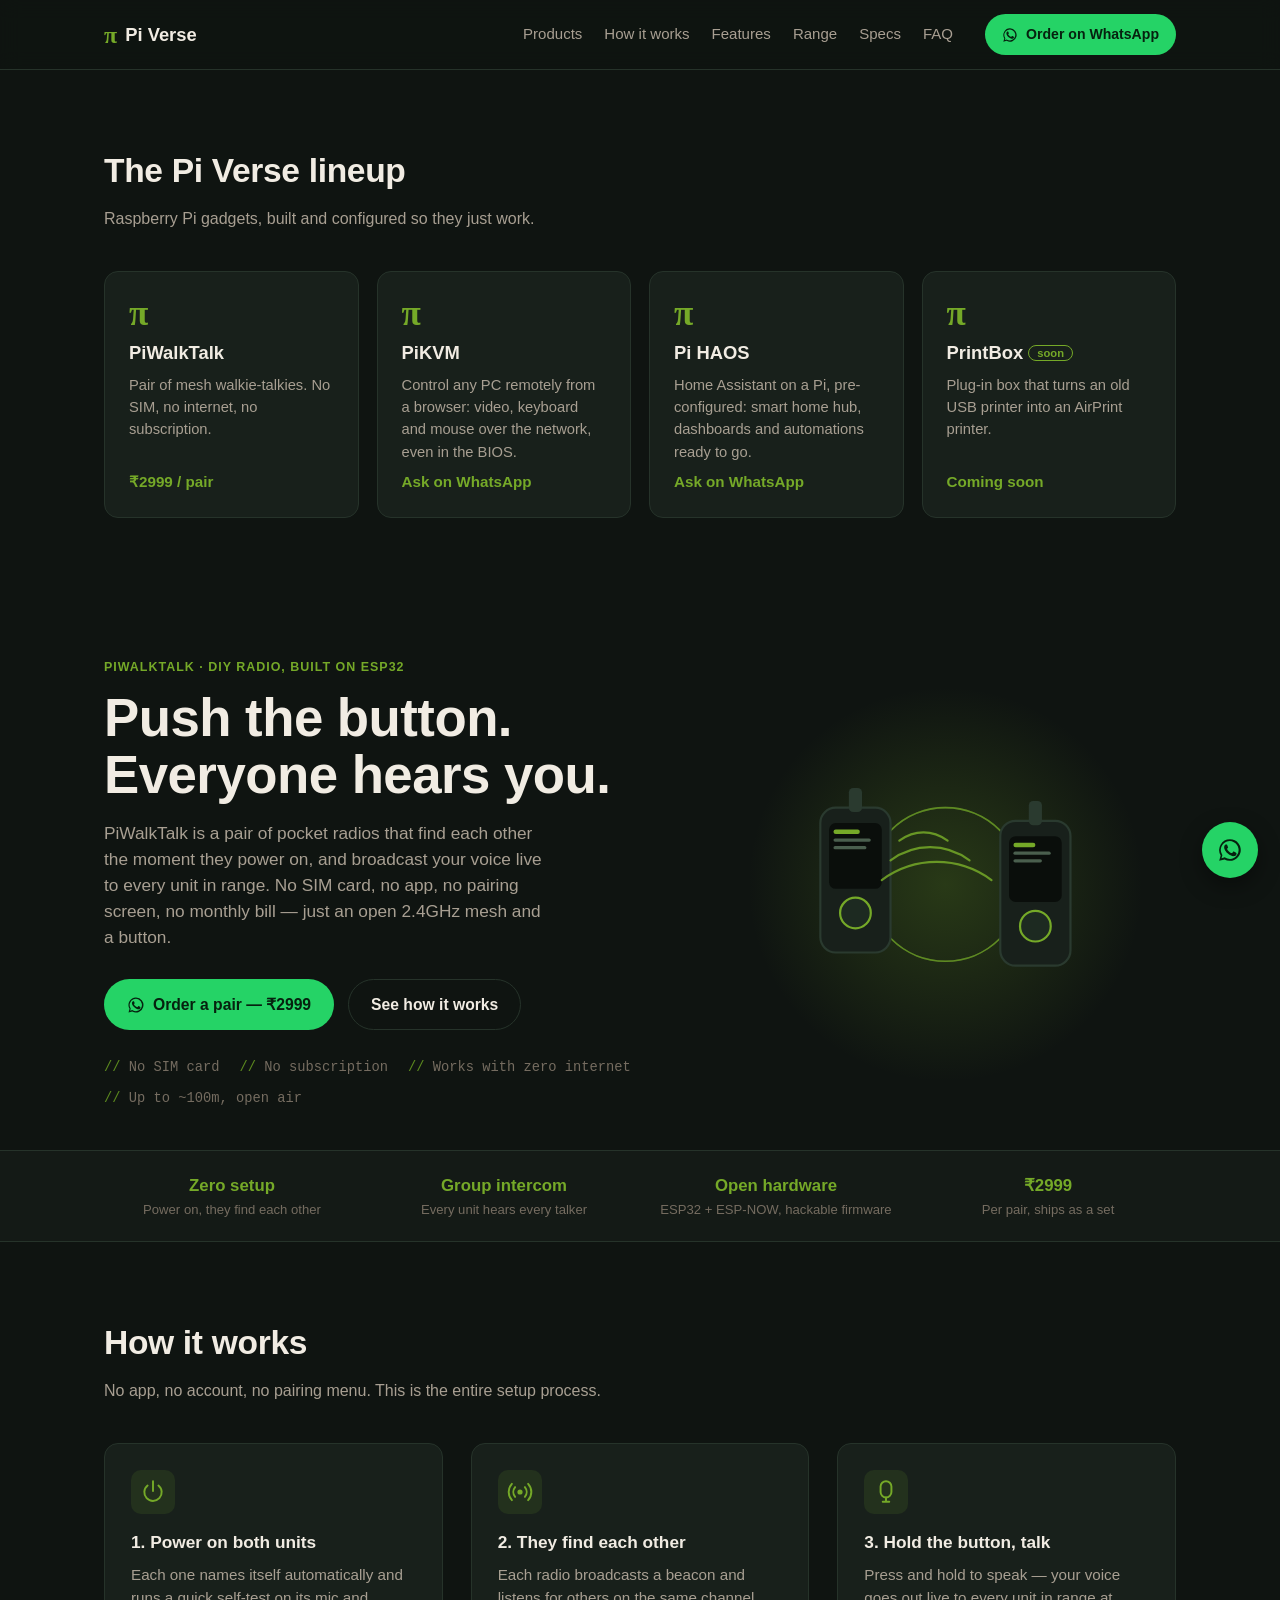
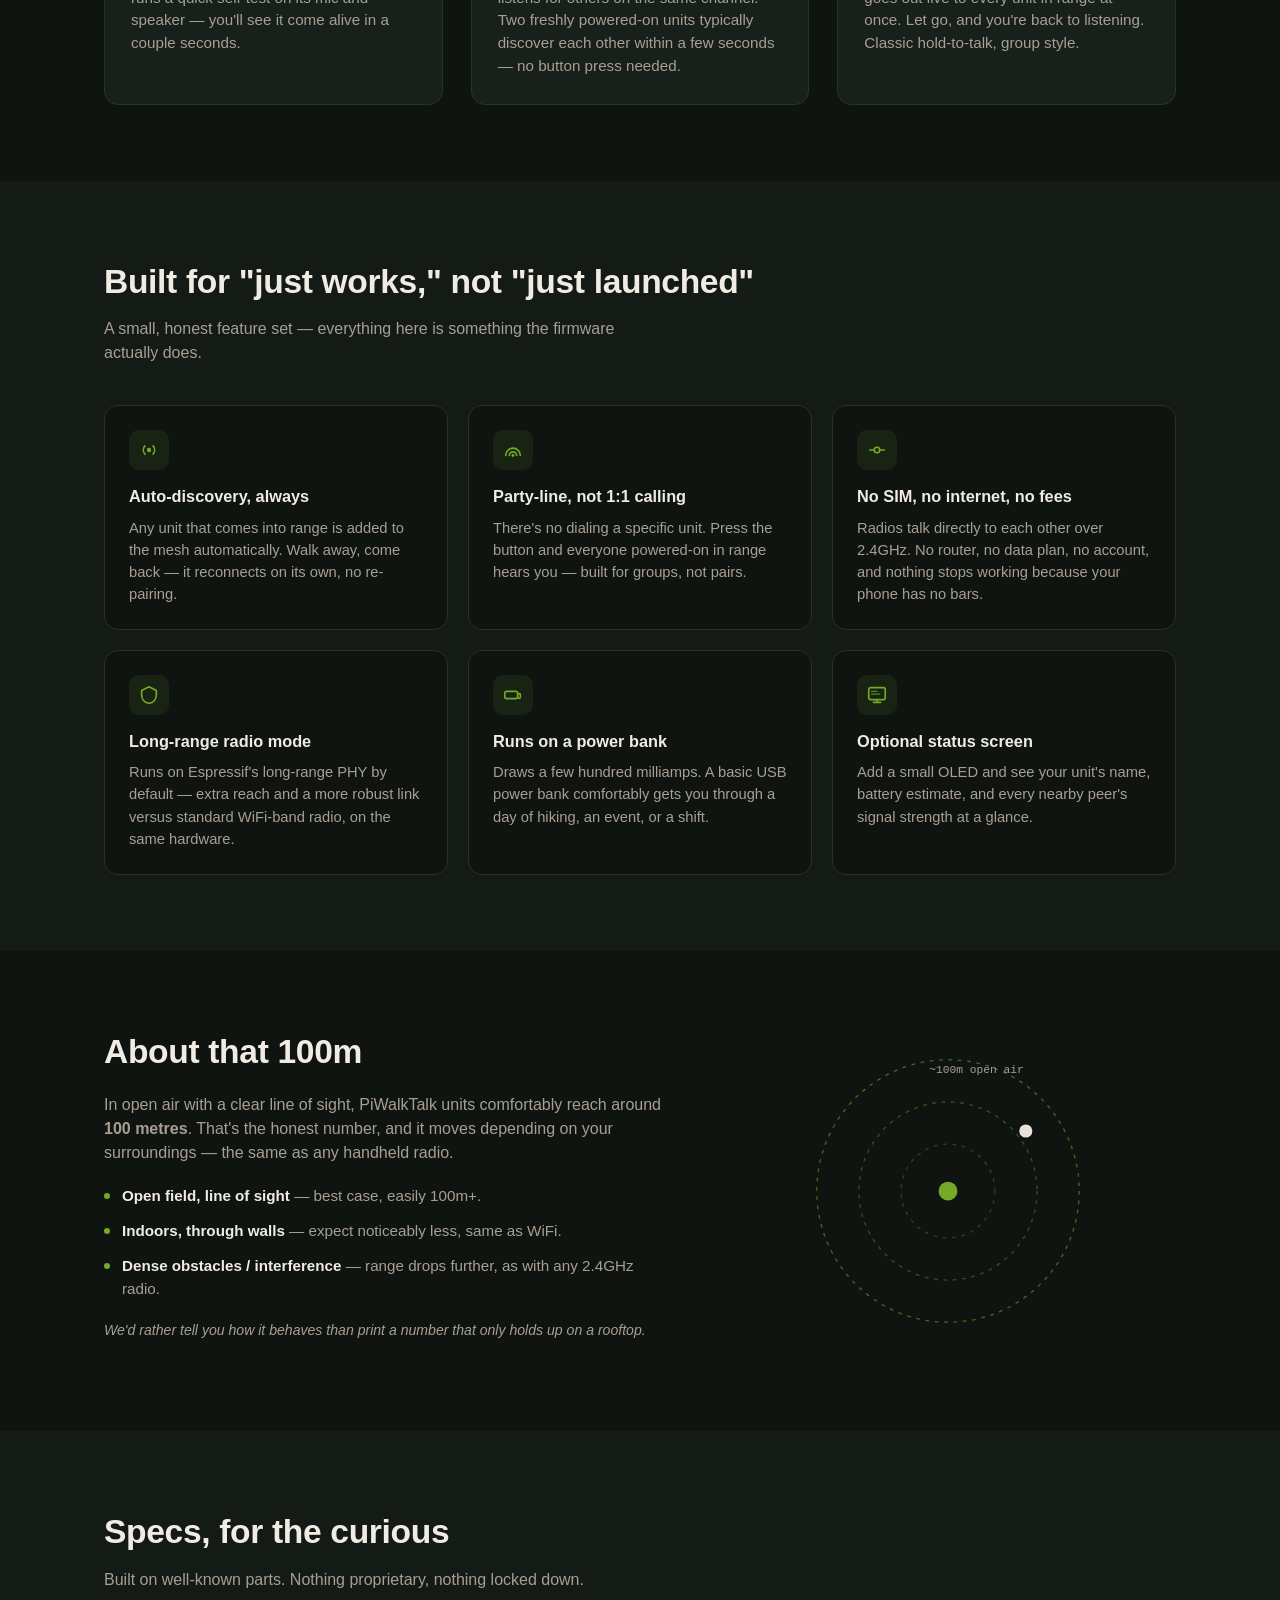
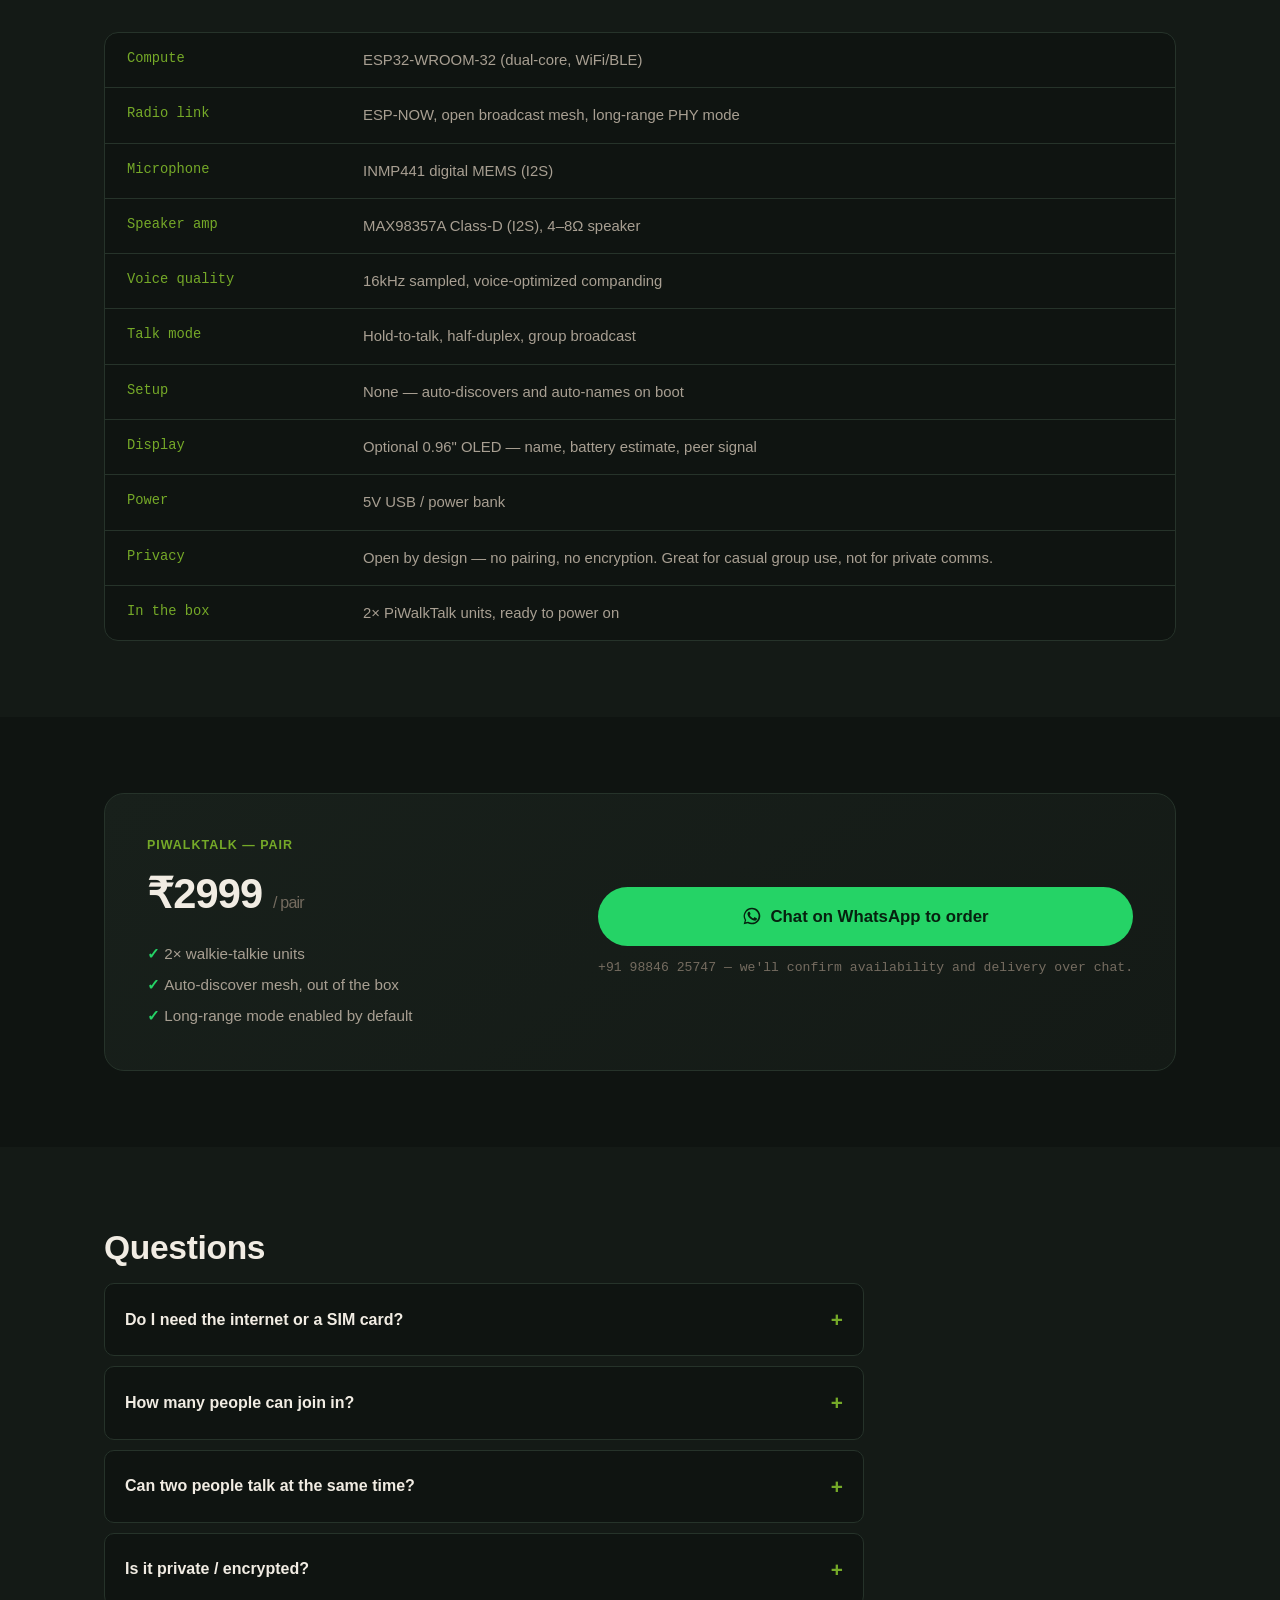
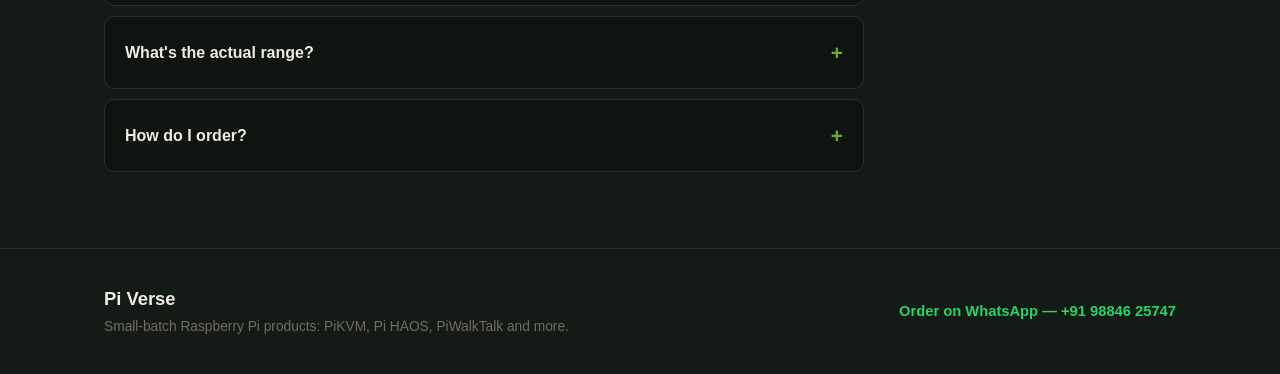
<file: pi-verse-store/index.html>
<!DOCTYPE html>
<html lang="en">
<head>
<meta charset="UTF-8">
<meta name="viewport" content="width=device-width, initial-scale=1.0">
<title>Pi Verse — PiKVM, Pi HAOS, PiWalkTalk &amp; more</title>
<meta name="description" content="Pi Verse: small-batch Raspberry Pi products — PiKVM, Pi HAOS, PiWalkTalk and more. Order on WhatsApp. PiWalkTalk is a pair of ESP32-based walkie-talkies that auto-discover each other and talk over an open radio mesh — no SIM, no internet, no subscription. ₹2999/pair. Order on WhatsApp.">
<meta name="theme-color" content="#0f1411">

<meta property="og:type" content="product">
<meta property="og:title" content="Pi Verse — Raspberry Pi products">
<meta property="og:description" content="Auto-discovering, hold-to-talk radios built on ESP32 + ESP-NOW. No SIM, no internet, no subscription. ₹2999/pair.">

<link rel="icon" href="data:image/svg+xml,%3Csvg xmlns='http://www.w3.org/2000/svg' viewBox='0 0 64 64'%3E%3Crect width='64' height='64' rx='14' fill='%230f1411'/%3E%3Ctext x='32' y='47' font-size='44' font-weight='700' text-anchor='middle' font-family='Georgia,serif' fill='%2375a928'%3E%CF%80%3C/text%3E%3C/svg%3E">

<link rel="stylesheet" href="css/style.css">
</head>
<body>

<a class="skip-link" href="#main">Skip to content</a>

<header class="site-header" id="top">
  <div class="wrap header-row">
    <a class="brand" href="#top">
      <span class="brand-mark" aria-hidden="true">π</span>
      Pi Verse
    </a>
    <nav class="site-nav" aria-label="Primary">
      <a href="#products">Products</a>
      <a href="#how">How it works</a>
      <a href="#features">Features</a>
      <a href="#range">Range</a>
      <a href="#specs">Specs</a>
      <a href="#faq">FAQ</a>
    </nav>
    <a class="btn btn-whatsapp btn-small" id="nav-cta" target="_blank" rel="noopener">
      <svg viewBox="0 0 24 24" width="16" height="16" fill="currentColor" aria-hidden="true"><path d="M17.5 14.4c-.3-.1-1.7-.9-2-1-.3-.1-.5-.1-.6.1-.2.3-.7 1-.9 1.2-.2.2-.3.2-.6.1-.3-.1-1.3-.5-2.4-1.5-.9-.8-1.5-1.8-1.6-2.1-.2-.3 0-.5.1-.6.1-.1.3-.3.4-.5.1-.1.2-.3.3-.4.1-.2 0-.4 0-.5C10.1 9 9.6 7.8 9.4 7.3c-.2-.5-.4-.4-.6-.4h-.5c-.2 0-.5.1-.7.3-.3.3-1 1-1 2.4s1 2.8 1.1 3c.1.2 2 3 4.8 4.3.7.3 1.2.5 1.6.6.7.2 1.3.2 1.8.1.5-.1 1.7-.7 1.9-1.3.2-.7.2-1.2.2-1.3-.1-.2-.3-.2-.6-.4Z"/><path d="M12 2a10 10 0 0 0-8.6 15.1L2 22l5-1.3A10 10 0 1 0 12 2Zm0 18.2c-1.6 0-3.2-.4-4.5-1.2l-.3-.2-3 .8.8-2.9-.2-.3A8.2 8.2 0 1 1 12 20.2Z"/></svg>
      Order on WhatsApp
    </a>
    <button class="menu-toggle" id="menu-toggle" aria-expanded="false" aria-controls="site-nav-mobile" aria-label="Open menu">
      <svg viewBox="0 0 24 24" width="22" height="22"><path d="M3 6h18M3 12h18M3 18h18" stroke="currentColor" stroke-width="2" stroke-linecap="round"/></svg>
    </button>
  </div>
  <nav class="site-nav-mobile" id="site-nav-mobile" aria-label="Primary mobile">
    <a href="#products">Products</a>
      <a href="#how">How it works</a>
    <a href="#features">Features</a>
    <a href="#range">Range</a>
    <a href="#specs">Specs</a>
    <a href="#faq">FAQ</a>
  </nav>
</header>

<main id="main">

  <!-- PRODUCTS -->
  <section class="section" id="products">
    <div class="wrap">
      <h2 class="section-title">The Pi Verse lineup</h2>
      <p class="section-sub">Raspberry Pi gadgets, built and configured so they just work.</p>
      <div class="product-grid">
        <a class="product-card" href="#walkietalkie">
          <span class="product-pi" aria-hidden="true">π</span>
          <h3>PiWalkTalk</h3>
          <p>Pair of mesh walkie-talkies. No SIM, no internet, no subscription.</p>
          <span class="product-price">₹2999 / pair</span>
        </a>
        <a class="product-card" id="prod-kvm" target="_blank" rel="noopener">
          <span class="product-pi" aria-hidden="true">π</span>
          <h3>PiKVM</h3>
          <p>Control any PC remotely from a browser: video, keyboard and mouse over the network, even in the BIOS.</p>
          <span class="product-price">Ask on WhatsApp</span>
        </a>
        <a class="product-card" id="prod-haos" target="_blank" rel="noopener">
          <span class="product-pi" aria-hidden="true">π</span>
          <h3>Pi HAOS</h3>
          <p>Home Assistant on a Pi, pre-configured: smart home hub, dashboards and automations ready to go.</p>
          <span class="product-price">Ask on WhatsApp</span>
        </a>
        <a class="product-card" id="prod-print" target="_blank" rel="noopener">
          <span class="product-pi" aria-hidden="true">π</span>
          <h3>PrintBox <em>soon</em></h3>
          <p>Plug-in box that turns an old USB printer into an AirPrint printer.</p>
          <span class="product-price">Coming soon</span>
        </a>
      </div>
    </div>
  </section>


  <!-- HERO -->
  <section class="hero" id="walkietalkie">
    <div class="wrap hero-row">
      <div class="hero-copy">
        <p class="eyebrow">PiWalkTalk · DIY radio, built on ESP32</p>
        <h1>Push the button.<br>Everyone hears you.</h1>
        <p class="hero-sub">
          PiWalkTalk is a pair of pocket radios that find each other the moment they power on,
          and broadcast your voice live to every unit in range. No SIM card, no app, no pairing
          screen, no monthly bill — just an open 2.4GHz mesh and a button.
        </p>
        <div class="hero-actions">
          <a class="btn btn-whatsapp" id="hero-cta" target="_blank" rel="noopener">
            <svg viewBox="0 0 24 24" width="18" height="18" fill="currentColor" aria-hidden="true"><path d="M17.5 14.4c-.3-.1-1.7-.9-2-1-.3-.1-.5-.1-.6.1-.2.3-.7 1-.9 1.2-.2.2-.3.2-.6.1-.3-.1-1.3-.5-2.4-1.5-.9-.8-1.5-1.8-1.6-2.1-.2-.3 0-.5.1-.6.1-.1.3-.3.4-.5.1-.1.2-.3.3-.4.1-.2 0-.4 0-.5C10.1 9 9.6 7.8 9.4 7.3c-.2-.5-.4-.4-.6-.4h-.5c-.2 0-.5.1-.7.3-.3.3-1 1-1 2.4s1 2.8 1.1 3c.1.2 2 3 4.8 4.3.7.3 1.2.5 1.6.6.7.2 1.3.2 1.8.1.5-.1 1.7-.7 1.9-1.3.2-.7.2-1.2.2-1.3-.1-.2-.3-.2-.6-.4Z"/><path d="M12 2a10 10 0 0 0-8.6 15.1L2 22l5-1.3A10 10 0 1 0 12 2Zm0 18.2c-1.6 0-3.2-.4-4.5-1.2l-.3-.2-3 .8.8-2.9-.2-.3A8.2 8.2 0 1 1 12 20.2Z"/></svg>
            Order a pair — ₹2999
          </a>
          <a class="btn btn-ghost" href="#how">See how it works</a>
        </div>
        <ul class="hero-facts">
          <li>No SIM card</li>
          <li>No subscription</li>
          <li>Works with zero internet</li>
          <li>Up to ~100m, open air</li>
        </ul>
      </div>

      <div class="hero-art" aria-hidden="true">
        <svg viewBox="0 0 420 380" width="100%" height="100%">
          <defs>
            <radialGradient id="glow" cx="50%" cy="50%" r="50%">
              <stop offset="0%" stop-color="#75a928" stop-opacity="0.25"/>
              <stop offset="100%" stop-color="#75a928" stop-opacity="0"/>
            </radialGradient>
          </defs>
          <circle cx="210" cy="190" r="180" fill="url(#glow)"/>

          <g class="pulse-ring">
            <circle cx="210" cy="190" r="70" fill="none" stroke="#75a928" stroke-width="1.5" opacity="0.5"/>
          </g>
          <g class="pulse-ring pulse-ring-delay">
            <circle cx="210" cy="190" r="70" fill="none" stroke="#75a928" stroke-width="1.5" opacity="0.5"/>
          </g>

          <!-- left radio -->
          <g transform="translate(96,120)">
            <rect x="0" y="0" width="64" height="132" rx="14" fill="#18201b" stroke="#2a3a2f" stroke-width="2"/>
            <rect x="8" y="14" width="48" height="60" rx="6" fill="#0a0e0b"/>
            <rect x="12" y="20" width="24" height="4" rx="2" fill="#75a928"/>
            <rect x="12" y="28" width="34" height="3" rx="1.5" fill="#4a5f4e"/>
            <rect x="12" y="35" width="30" height="3" rx="1.5" fill="#4a5f4e"/>
            <circle cx="32" cy="96" r="14" fill="#1d2a21" stroke="#75a928" stroke-width="2"/>
            <rect x="26" y="-18" width="12" height="22" rx="4" fill="#2a3a2f"/>
          </g>

          <!-- right radio -->
          <g transform="translate(260,132)">
            <rect x="0" y="0" width="64" height="132" rx="14" fill="#18201b" stroke="#2a3a2f" stroke-width="2"/>
            <rect x="8" y="14" width="48" height="60" rx="6" fill="#0a0e0b"/>
            <rect x="12" y="20" width="20" height="4" rx="2" fill="#75a928"/>
            <rect x="12" y="28" width="34" height="3" rx="1.5" fill="#4a5f4e"/>
            <rect x="12" y="35" width="26" height="3" rx="1.5" fill="#4a5f4e"/>
            <circle cx="32" cy="96" r="14" fill="#1d2a21" stroke="#75a928" stroke-width="2"/>
            <rect x="26" y="-18" width="12" height="22" rx="4" fill="#2a3a2f"/>
          </g>

          <g stroke="#75a928" stroke-width="2" stroke-linecap="round" opacity="0.85">
            <path d="M168 150c14-10 30-10 44 0" fill="none"/>
            <path d="M160 168c22-16 50-16 72 0" fill="none"/>
            <path d="M152 186c30-22 70-22 100 0" fill="none"/>
          </g>
        </svg>
      </div>
    </div>
  </section>

  <!-- TRUST STRIP -->
  <section class="strip">
    <div class="wrap strip-row">
      <div class="strip-item"><strong>Zero setup</strong><span>Power on, they find each other</span></div>
      <div class="strip-item"><strong>Group intercom</strong><span>Every unit hears every talker</span></div>
      <div class="strip-item"><strong>Open hardware</strong><span>ESP32 + ESP-NOW, hackable firmware</span></div>
      <div class="strip-item"><strong>₹2999</strong><span>Per pair, ships as a set</span></div>
    </div>
  </section>

  <!-- HOW IT WORKS -->
  <section class="section" id="how">
    <div class="wrap">
      <h2 class="section-title">How it works</h2>
      <p class="section-sub">No app, no account, no pairing menu. This is the entire setup process.</p>

      <ol class="steps">
        <li class="step">
          <div class="step-icon" aria-hidden="true">
            <svg viewBox="0 0 24 24" width="26" height="26"><path d="M12 2v9" stroke="currentColor" stroke-width="1.8" stroke-linecap="round"/><path d="M7 6a8 8 0 1 0 10 0" fill="none" stroke="currentColor" stroke-width="1.8" stroke-linecap="round"/></svg>
          </div>
          <h3>1. Power on both units</h3>
          <p>Each one names itself automatically and runs a quick self-test on its mic and speaker — you'll see it come alive in a couple seconds.</p>
        </li>
        <li class="step">
          <div class="step-icon" aria-hidden="true">
            <svg viewBox="0 0 24 24" width="26" height="26"><circle cx="12" cy="12" r="2.4" fill="currentColor"/><path d="M7.5 16.5a7 7 0 0 1 0-9M16.5 16.5a7 7 0 0 0 0-9" fill="none" stroke="currentColor" stroke-width="1.8" stroke-linecap="round"/><path d="M4.5 19.5a11 11 0 0 1 0-15M19.5 19.5a11 11 0 0 0 0-15" fill="none" stroke="currentColor" stroke-width="1.8" stroke-linecap="round"/></svg>
          </div>
          <h3>2. They find each other</h3>
          <p>Each radio broadcasts a beacon and listens for others on the same channel. Two freshly powered-on units typically discover each other within a few seconds — no button press needed.</p>
        </li>
        <li class="step">
          <div class="step-icon" aria-hidden="true">
            <svg viewBox="0 0 24 24" width="26" height="26"><rect x="7" y="2" width="10" height="15" rx="5" fill="none" stroke="currentColor" stroke-width="1.8"/><path d="M12 17v4M9 21h6" stroke="currentColor" stroke-width="1.8" stroke-linecap="round"/></svg>
          </div>
          <h3>3. Hold the button, talk</h3>
          <p>Press and hold to speak — your voice goes out live to every unit in range at once. Let go, and you're back to listening. Classic hold-to-talk, group style.</p>
        </li>
      </ol>
    </div>
  </section>

  <!-- FEATURES -->
  <section class="section section-alt" id="features">
    <div class="wrap">
      <h2 class="section-title">Built for "just works," not "just launched"</h2>
      <p class="section-sub">A small, honest feature set — everything here is something the firmware actually does.</p>

      <div class="feature-grid">
        <div class="feature-card">
          <div class="feature-icon"><svg viewBox="0 0 24 24" width="22" height="22"><circle cx="12" cy="12" r="2.4" fill="currentColor"/><path d="M7.5 16.5a7 7 0 0 1 0-9M16.5 16.5a7 7 0 0 0 0-9" fill="none" stroke="currentColor" stroke-width="1.8" stroke-linecap="round"/></svg></div>
          <h3>Auto-discovery, always</h3>
          <p>Any unit that comes into range is added to the mesh automatically. Walk away, come back — it reconnects on its own, no re-pairing.</p>
        </div>
        <div class="feature-card">
          <div class="feature-icon"><svg viewBox="0 0 24 24" width="22" height="22"><path d="M4 18a8 8 0 0 1 16 0" fill="none" stroke="currentColor" stroke-width="1.8" stroke-linecap="round"/><path d="M8 18a4 4 0 0 1 8 0" fill="none" stroke="currentColor" stroke-width="1.8" stroke-linecap="round"/><circle cx="12" cy="18" r="1.6" fill="currentColor"/></svg></div>
          <h3>Party-line, not 1:1 calling</h3>
          <p>There's no dialing a specific unit. Press the button and everyone powered-on in range hears you — built for groups, not pairs.</p>
        </div>
        <div class="feature-card">
          <div class="feature-icon"><svg viewBox="0 0 24 24" width="22" height="22"><path d="M4 12h4M16 12h4M9 12a3 3 0 1 1 6 0 3 3 0 0 1-6 0Z" fill="none" stroke="currentColor" stroke-width="1.8" stroke-linecap="round"/><path d="M4 6l16 12M4 18L20 6" stroke="currentColor" stroke-width="1.8" stroke-linecap="round" opacity="0"/></svg></div>
          <h3>No SIM, no internet, no fees</h3>
          <p>Radios talk directly to each other over 2.4GHz. No router, no data plan, no account, and nothing stops working because your phone has no bars.</p>
        </div>
        <div class="feature-card">
          <div class="feature-icon"><svg viewBox="0 0 24 24" width="22" height="22"><path d="M12 3 4 7v5c0 5 3.4 8.4 8 9 4.6-.6 8-4 8-9V7l-8-4Z" fill="none" stroke="currentColor" stroke-width="1.8" stroke-linejoin="round"/></svg></div>
          <h3>Long-range radio mode</h3>
          <p>Runs on Espressif's long-range PHY by default — extra reach and a more robust link versus standard WiFi-band radio, on the same hardware.</p>
        </div>
        <div class="feature-card">
          <div class="feature-icon"><svg viewBox="0 0 24 24" width="22" height="22"><rect x="3" y="8" width="14" height="8" rx="2" fill="none" stroke="currentColor" stroke-width="1.8"/><path d="M17 10.5h2a1 1 0 0 1 1 1v3a1 1 0 0 1-1 1h-2" fill="none" stroke="currentColor" stroke-width="1.8"/></svg></div>
          <h3>Runs on a power bank</h3>
          <p>Draws a few hundred milliamps. A basic USB power bank comfortably gets you through a day of hiking, an event, or a shift.</p>
        </div>
        <div class="feature-card">
          <div class="feature-icon"><svg viewBox="0 0 24 24" width="22" height="22"><rect x="3" y="4" width="18" height="13" rx="2" fill="none" stroke="currentColor" stroke-width="1.8"/><path d="M8 20h8M12 17v3" stroke="currentColor" stroke-width="1.8" stroke-linecap="round"/><path d="M6 8h6M6 11h9" stroke="currentColor" stroke-width="1.4" stroke-linecap="round" opacity="0.7"/></svg></div>
          <h3>Optional status screen</h3>
          <p>Add a small OLED and see your unit's name, battery estimate, and every nearby peer's signal strength at a glance.</p>
        </div>
      </div>
    </div>
  </section>

  <!-- RANGE -->
  <section class="section" id="range">
    <div class="wrap range-row">
      <div class="range-copy">
        <h2 class="section-title">About that 100m</h2>
        <p>
          In open air with a clear line of sight, PiWalkTalk units comfortably reach around
          <strong>100 metres</strong>. That's the honest number, and it moves depending on your
          surroundings — the same as any handheld radio.
        </p>
        <ul class="range-list">
          <li><strong>Open field, line of sight</strong> — best case, easily 100m+.</li>
          <li><strong>Indoors, through walls</strong> — expect noticeably less, same as WiFi.</li>
          <li><strong>Dense obstacles / interference</strong> — range drops further, as with any 2.4GHz radio.</li>
        </ul>
        <p class="range-note">
          We'd rather tell you how it behaves than print a number that only holds up on a rooftop.
        </p>
      </div>
      <div class="range-art" aria-hidden="true">
        <svg viewBox="0 0 320 320" width="100%" height="100%">
          <circle cx="160" cy="160" r="140" fill="none" stroke="#75a928" stroke-width="1.4" stroke-dasharray="4 6" opacity="0.55"/>
          <circle cx="160" cy="160" r="95" fill="none" stroke="#75a928" stroke-width="1.4" stroke-dasharray="4 6" opacity="0.4"/>
          <circle cx="160" cy="160" r="50" fill="none" stroke="#75a928" stroke-width="1.4" stroke-dasharray="4 6" opacity="0.3"/>
          <circle cx="160" cy="160" r="10" fill="#75a928"/>
          <circle cx="243" cy="96" r="7" fill="#e8e2d8"/>
          <text x="140" y="34" fill="#a89f92" font-size="12" font-family="ui-monospace, monospace">~100m open air</text>
        </svg>
      </div>
    </div>
  </section>

  <!-- SPECS -->
  <section class="section section-alt" id="specs">
    <div class="wrap">
      <h2 class="section-title">Specs, for the curious</h2>
      <p class="section-sub">Built on well-known parts. Nothing proprietary, nothing locked down.</p>

      <div class="specs-table">
        <div class="specs-row"><span>Compute</span><span>ESP32-WROOM-32 (dual-core, WiFi/BLE)</span></div>
        <div class="specs-row"><span>Radio link</span><span>ESP-NOW, open broadcast mesh, long-range PHY mode</span></div>
        <div class="specs-row"><span>Microphone</span><span>INMP441 digital MEMS (I2S)</span></div>
        <div class="specs-row"><span>Speaker amp</span><span>MAX98357A Class-D (I2S), 4–8Ω speaker</span></div>
        <div class="specs-row"><span>Voice quality</span><span>16kHz sampled, voice-optimized companding</span></div>
        <div class="specs-row"><span>Talk mode</span><span>Hold-to-talk, half-duplex, group broadcast</span></div>
        <div class="specs-row"><span>Setup</span><span>None — auto-discovers and auto-names on boot</span></div>
        <div class="specs-row"><span>Display</span><span>Optional 0.96" OLED — name, battery estimate, peer signal</span></div>
        <div class="specs-row"><span>Power</span><span>5V USB / power bank</span></div>
        <div class="specs-row"><span>Privacy</span><span>Open by design — no pairing, no encryption. Great for casual group use, not for private comms.</span></div>
        <div class="specs-row"><span>In the box</span><span>2× PiWalkTalk units, ready to power on</span></div>
      </div>
    </div>
  </section>

  <!-- PRICING -->
  <section class="section" id="order">
    <div class="wrap">
      <div class="price-card">
        <div class="price-card-main">
          <p class="eyebrow">PiWalkTalk — Pair</p>
          <p class="price">₹2999 <span>/ pair</span></p>
          <ul class="price-includes">
            <li>2× walkie-talkie units</li>
            <li>Auto-discover mesh, out of the box</li>
            <li>Long-range mode enabled by default</li>
          </ul>
        </div>
        <div class="price-card-cta">
          <a class="btn btn-whatsapp btn-large" id="price-cta" target="_blank" rel="noopener">
            <svg viewBox="0 0 24 24" width="20" height="20" fill="currentColor" aria-hidden="true"><path d="M17.5 14.4c-.3-.1-1.7-.9-2-1-.3-.1-.5-.1-.6.1-.2.3-.7 1-.9 1.2-.2.2-.3.2-.6.1-.3-.1-1.3-.5-2.4-1.5-.9-.8-1.5-1.8-1.6-2.1-.2-.3 0-.5.1-.6.1-.1.3-.3.4-.5.1-.1.2-.3.3-.4.1-.2 0-.4 0-.5C10.1 9 9.6 7.8 9.4 7.3c-.2-.5-.4-.4-.6-.4h-.5c-.2 0-.5.1-.7.3-.3.3-1 1-1 2.4s1 2.8 1.1 3c.1.2 2 3 4.8 4.3.7.3 1.2.5 1.6.6.7.2 1.3.2 1.8.1.5-.1 1.7-.7 1.9-1.3.2-.7.2-1.2.2-1.3-.1-.2-.3-.2-.6-.4Z"/><path d="M12 2a10 10 0 0 0-8.6 15.1L2 22l5-1.3A10 10 0 1 0 12 2Zm0 18.2c-1.6 0-3.2-.4-4.5-1.2l-.3-.2-3 .8.8-2.9-.2-.3A8.2 8.2 0 1 1 12 20.2Z"/></svg>
            Chat on WhatsApp to order
          </a>
          <p class="price-note">+91 98846 25747 — we'll confirm availability and delivery over chat.</p>
        </div>
      </div>
    </div>
  </section>

  <!-- FAQ -->
  <section class="section section-alt" id="faq">
    <div class="wrap">
      <h2 class="section-title">Questions</h2>
      <div class="faq-list">
        <details>
          <summary>Do I need the internet or a SIM card?</summary>
          <p>No. The two units talk directly to each other over 2.4GHz radio. No router, no WiFi network, no SIM, no data plan.</p>
        </details>
        <details>
          <summary>How many people can join in?</summary>
          <p>More than two. Any powered-on unit within range joins the mesh automatically and hears whoever is talking — it's built as a group intercom, not a 1:1 call.</p>
        </details>
        <details>
          <summary>Can two people talk at the same time?</summary>
          <p>It's half-duplex, like a classic walkie-talkie: whoever keys up first holds the floor until they let go, so audio never gets garbled by two people talking over each other.</p>
        </details>
        <details>
          <summary>Is it private / encrypted?</summary>
          <p>No — by design, this is an open broadcast with no pairing and no encryption. Anyone with a compatible unit on the same channel can transmit and listen. It's built for casual group use — camping, events, job sites — not for private communications.</p>
        </details>
        <details>
          <summary>What's the actual range?</summary>
          <p>Around 100 metres in open air with line of sight. Walls, floors, and obstacles reduce that, the same as with WiFi or any handheld radio — see the <a href="#range">range section</a> above.</p>
        </details>
        <details>
          <summary>How do I order?</summary>
          <p>Tap any "Order on WhatsApp" button — it opens a chat to +91 98846 25747 with your order pre-filled. We'll confirm stock, price, and delivery from there.</p>
        </details>
      </div>
    </div>
  </section>

</main>

<footer class="site-footer">
  <div class="wrap footer-row">
    <div>
      <p class="brand footer-brand">Pi Verse</p>
      <p class="footer-tag">Small-batch Raspberry Pi products: PiKVM, Pi HAOS, PiWalkTalk and more.</p>
    </div>
    <a class="footer-whatsapp" id="footer-cta" target="_blank" rel="noopener">Order on WhatsApp — +91 98846 25747</a>
  </div>
</footer>

<a class="fab-whatsapp" id="fab-cta" target="_blank" rel="noopener" aria-label="Order on WhatsApp">
  <svg viewBox="0 0 24 24" width="26" height="26" fill="currentColor" aria-hidden="true"><path d="M17.5 14.4c-.3-.1-1.7-.9-2-1-.3-.1-.5-.1-.6.1-.2.3-.7 1-.9 1.2-.2.2-.3.2-.6.1-.3-.1-1.3-.5-2.4-1.5-.9-.8-1.5-1.8-1.6-2.1-.2-.3 0-.5.1-.6.1-.1.3-.3.4-.5.1-.1.2-.3.3-.4.1-.2 0-.4 0-.5C10.1 9 9.6 7.8 9.4 7.3c-.2-.5-.4-.4-.6-.4h-.5c-.2 0-.5.1-.7.3-.3.3-1 1-1 2.4s1 2.8 1.1 3c.1.2 2 3 4.8 4.3.7.3 1.2.5 1.6.6.7.2 1.3.2 1.8.1.5-.1 1.7-.7 1.9-1.3.2-.7.2-1.2.2-1.3-.1-.2-.3-.2-.6-.4Z"/><path d="M12 2a10 10 0 0 0-8.6 15.1L2 22l5-1.3A10 10 0 1 0 12 2Zm0 18.2c-1.6 0-3.2-.4-4.5-1.2l-.3-.2-3 .8.8-2.9-.2-.3A8.2 8.2 0 1 1 12 20.2Z"/></svg>
</a>

<script src="js/main.js"></script>
</body>
</html>
</file>
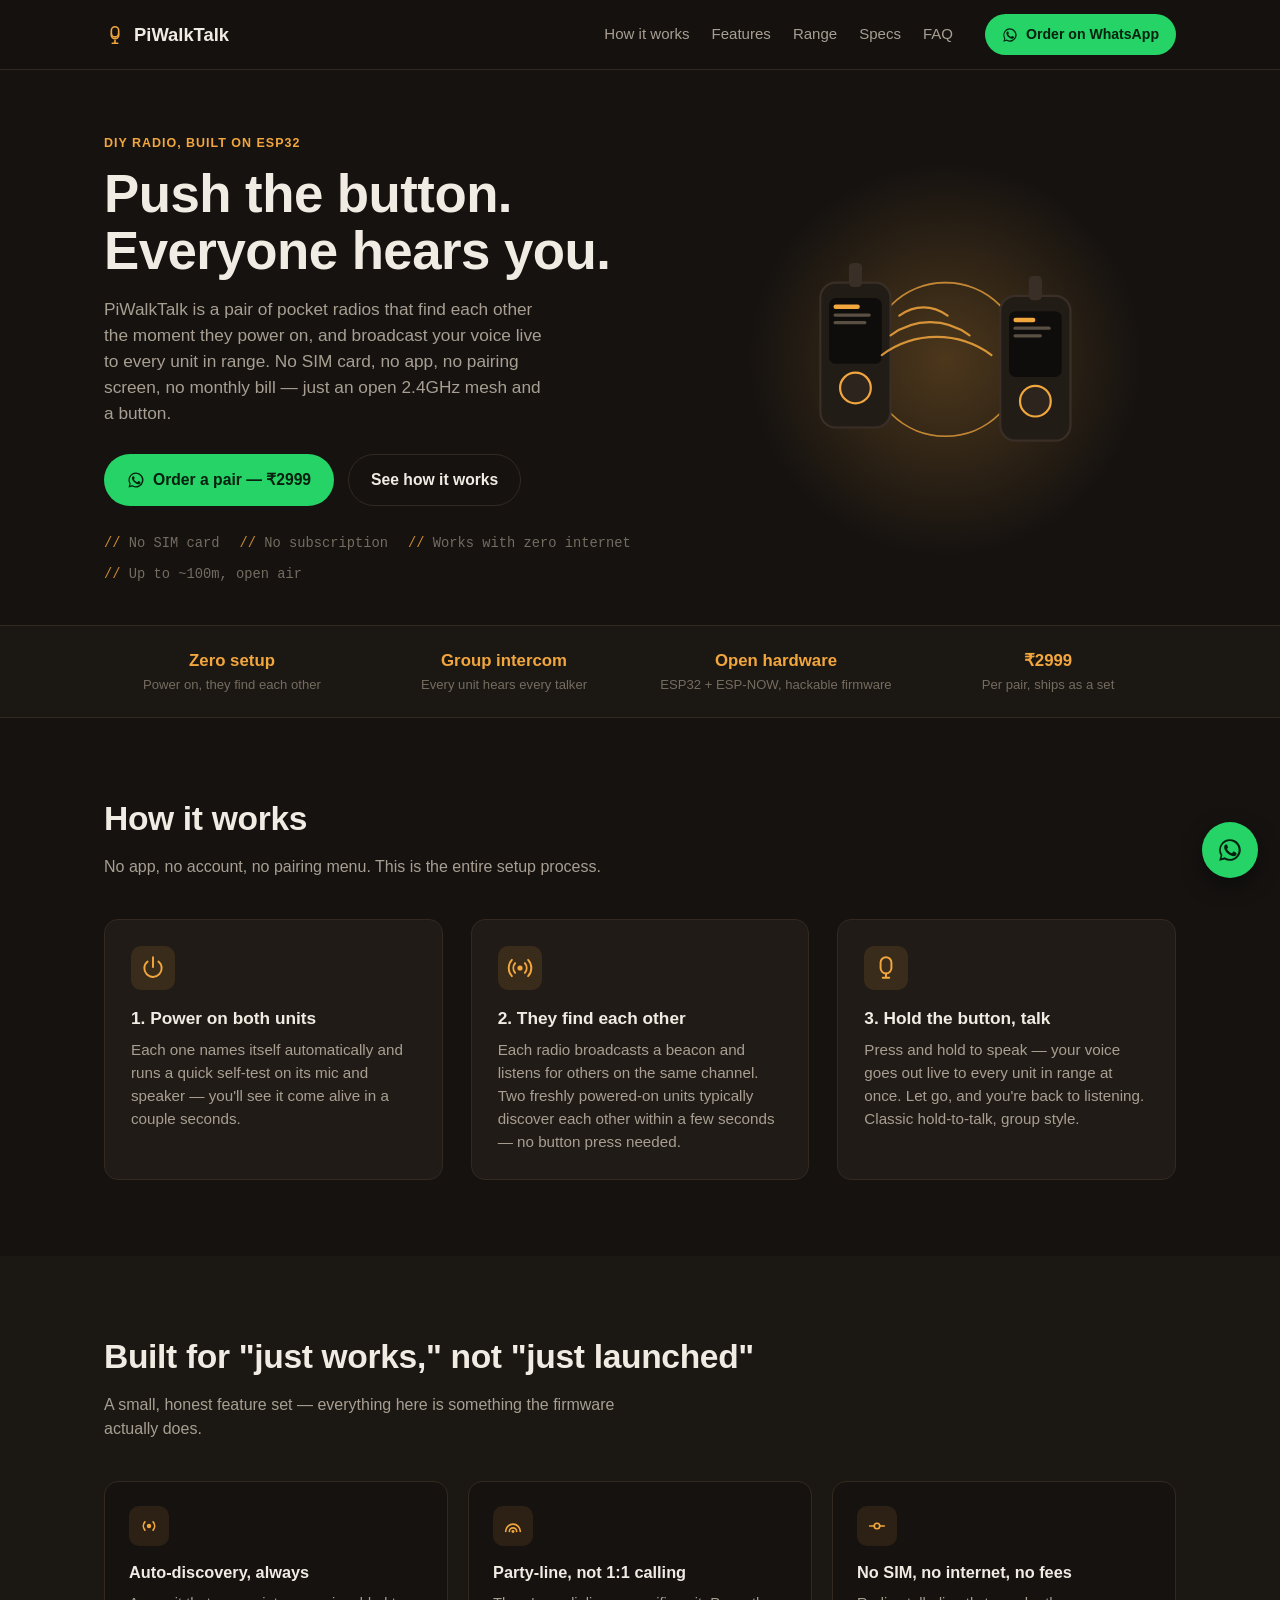
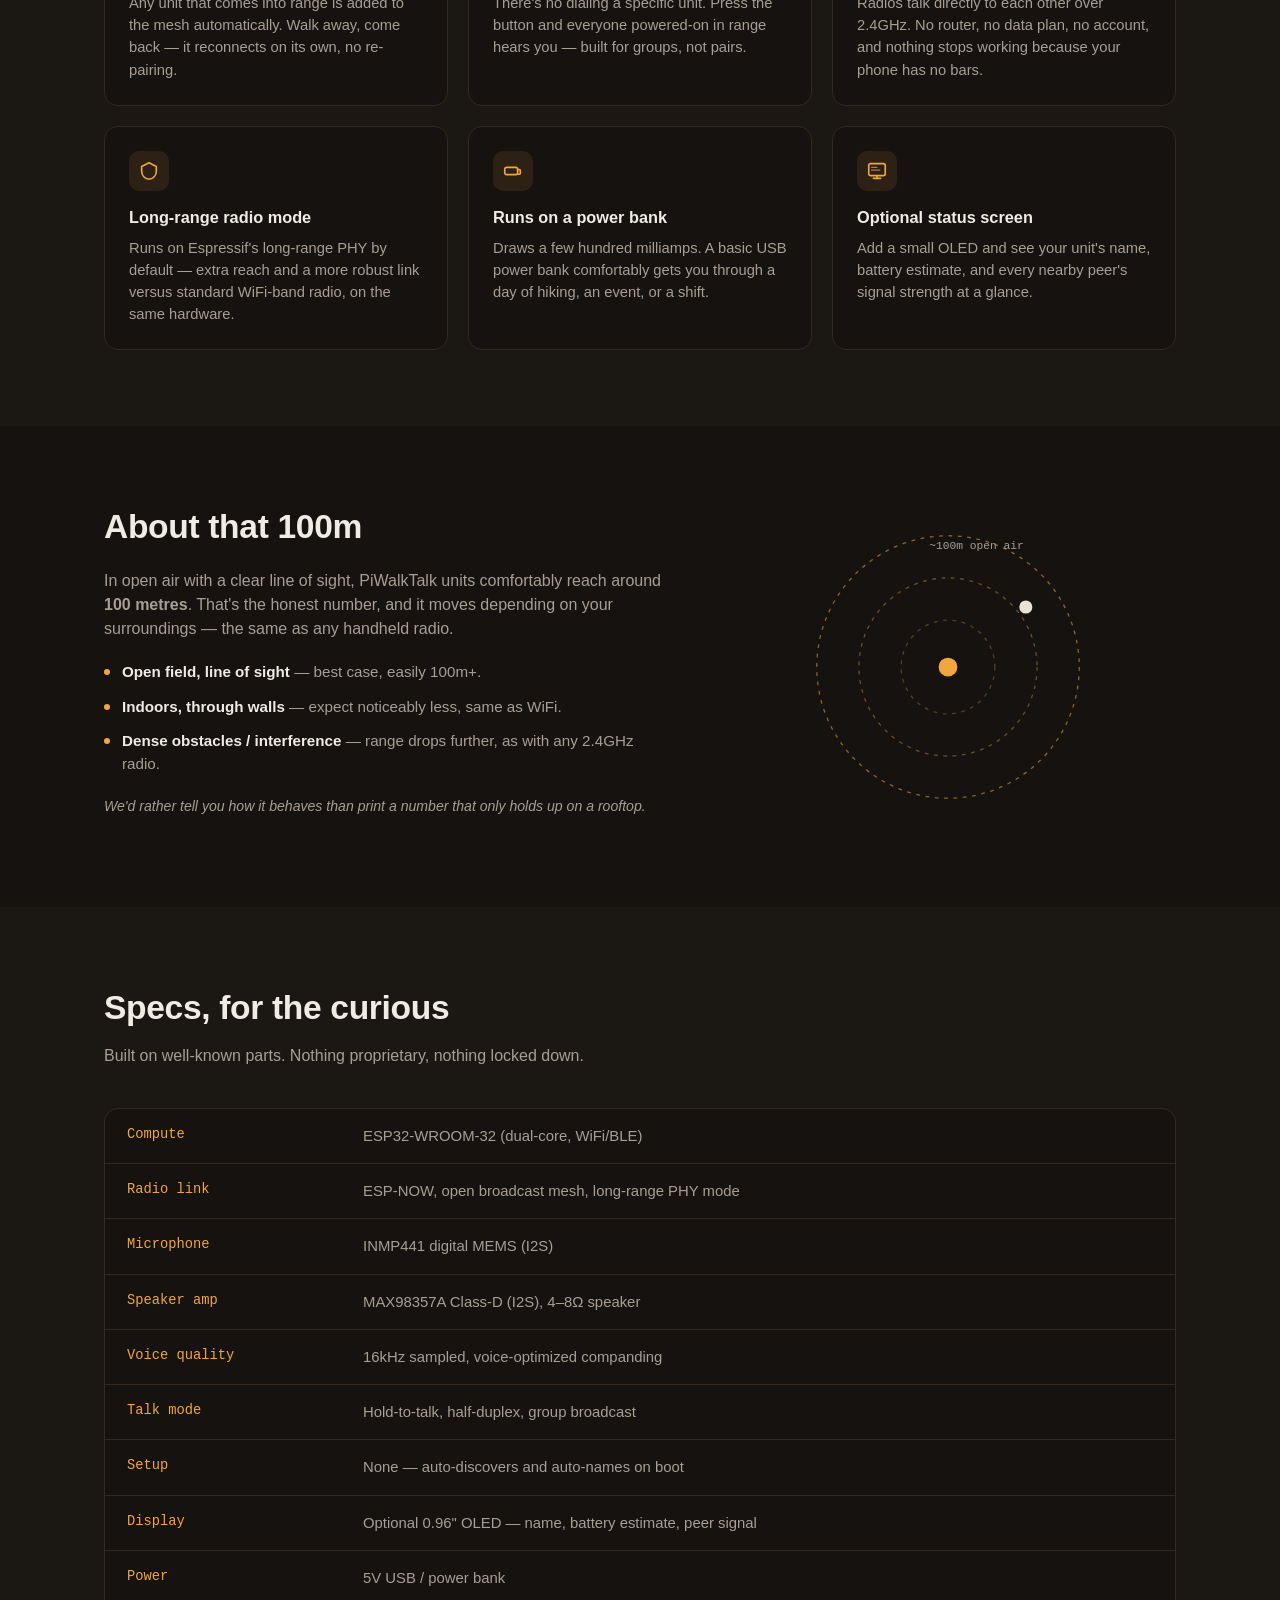
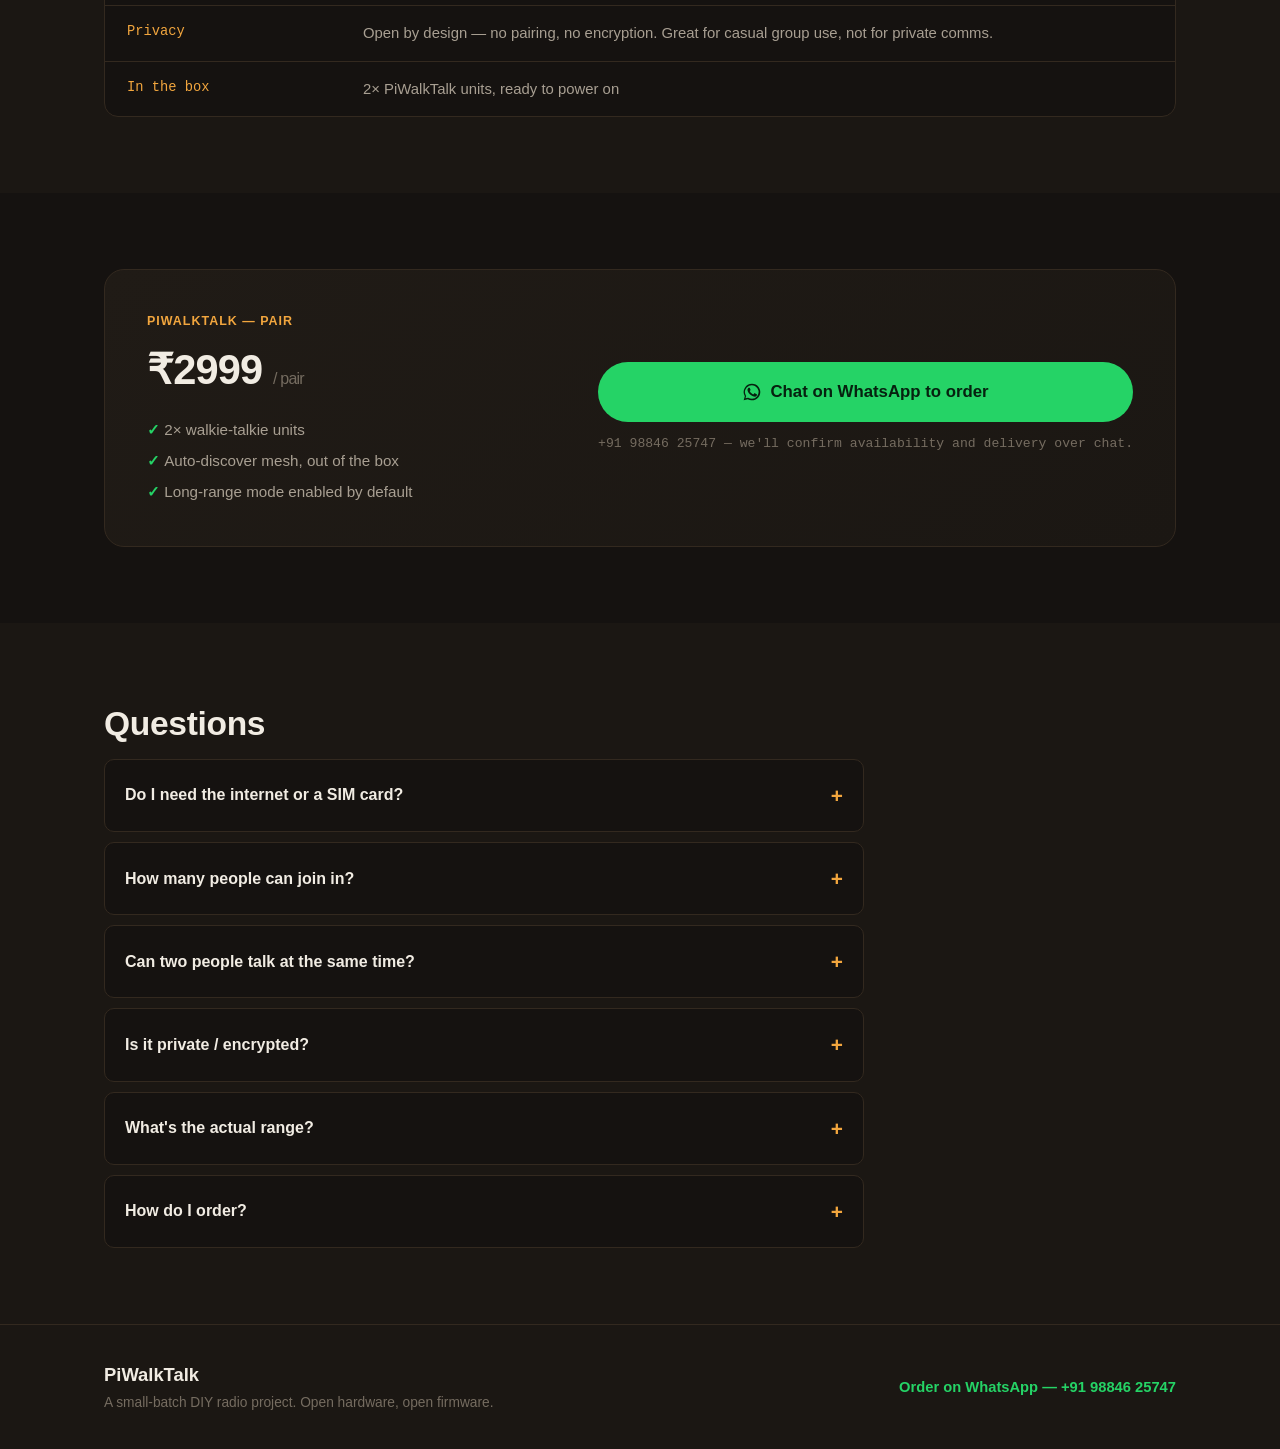
<file: piwalktalk-store/index.html>
<!DOCTYPE html>
<html lang="en">
<head>
<meta charset="UTF-8">
<meta name="viewport" content="width=device-width, initial-scale=1.0">
<title>PiWalkTalk — Open-Mesh Walkie-Talkies, No SIM, No Subscription</title>
<meta name="description" content="PiWalkTalk is a pair of ESP32-based walkie-talkies that auto-discover each other and talk over an open radio mesh — no SIM, no internet, no subscription. ₹2999/pair. Order on WhatsApp.">
<meta name="theme-color" content="#151210">

<meta property="og:type" content="product">
<meta property="og:title" content="PiWalkTalk — Open-Mesh Walkie-Talkies">
<meta property="og:description" content="Auto-discovering, hold-to-talk radios built on ESP32 + ESP-NOW. No SIM, no internet, no subscription. ₹2999/pair.">

<link rel="icon" href="data:image/svg+xml,%3Csvg xmlns='http://www.w3.org/2000/svg' viewBox='0 0 64 64'%3E%3Crect width='64' height='64' rx='14' fill='%23151210'/%3E%3Cpath d='M32 14a10 10 0 0 1 10 10v6a10 10 0 0 1-20 0v-6a10 10 0 0 1 10-10Z' fill='none' stroke='%23f2a63e' stroke-width='4'/%3E%3Cpath d='M22 30v2a10 10 0 0 0 20 0v-2' fill='none' stroke='%23f2a63e' stroke-width='4' stroke-linecap='round'/%3E%3Cpath d='M32 44v6' stroke='%23f2a63e' stroke-width='4' stroke-linecap='round'/%3E%3Cpath d='M24 50h16' stroke='%23f2a63e' stroke-width='4' stroke-linecap='round'/%3E%3C/svg%3E">

<link rel="stylesheet" href="css/style.css">
</head>
<body>

<a class="skip-link" href="#main">Skip to content</a>

<header class="site-header" id="top">
  <div class="wrap header-row">
    <a class="brand" href="#top">
      <span class="brand-mark" aria-hidden="true">
        <svg viewBox="0 0 24 24" width="22" height="22"><path d="M12 3a4 4 0 0 1 4 4v3a4 4 0 0 1-8 0V7a4 4 0 0 1 4-4Z" fill="none" stroke="currentColor" stroke-width="1.8"/><path d="M8 11v1a4 4 0 0 0 8 0v-1" fill="none" stroke="currentColor" stroke-width="1.8" stroke-linecap="round"/><path d="M12 18v3M9 21h6" stroke="currentColor" stroke-width="1.8" stroke-linecap="round"/></svg>
      </span>
      PiWalkTalk
    </a>
    <nav class="site-nav" aria-label="Primary">
      <a href="#how">How it works</a>
      <a href="#features">Features</a>
      <a href="#range">Range</a>
      <a href="#specs">Specs</a>
      <a href="#faq">FAQ</a>
    </nav>
    <a class="btn btn-whatsapp btn-small" id="nav-cta" target="_blank" rel="noopener">
      <svg viewBox="0 0 24 24" width="16" height="16" fill="currentColor" aria-hidden="true"><path d="M17.5 14.4c-.3-.1-1.7-.9-2-1-.3-.1-.5-.1-.6.1-.2.3-.7 1-.9 1.2-.2.2-.3.2-.6.1-.3-.1-1.3-.5-2.4-1.5-.9-.8-1.5-1.8-1.6-2.1-.2-.3 0-.5.1-.6.1-.1.3-.3.4-.5.1-.1.2-.3.3-.4.1-.2 0-.4 0-.5C10.1 9 9.6 7.8 9.4 7.3c-.2-.5-.4-.4-.6-.4h-.5c-.2 0-.5.1-.7.3-.3.3-1 1-1 2.4s1 2.8 1.1 3c.1.2 2 3 4.8 4.3.7.3 1.2.5 1.6.6.7.2 1.3.2 1.8.1.5-.1 1.7-.7 1.9-1.3.2-.7.2-1.2.2-1.3-.1-.2-.3-.2-.6-.4Z"/><path d="M12 2a10 10 0 0 0-8.6 15.1L2 22l5-1.3A10 10 0 1 0 12 2Zm0 18.2c-1.6 0-3.2-.4-4.5-1.2l-.3-.2-3 .8.8-2.9-.2-.3A8.2 8.2 0 1 1 12 20.2Z"/></svg>
      Order on WhatsApp
    </a>
    <button class="menu-toggle" id="menu-toggle" aria-expanded="false" aria-controls="site-nav-mobile" aria-label="Open menu">
      <svg viewBox="0 0 24 24" width="22" height="22"><path d="M3 6h18M3 12h18M3 18h18" stroke="currentColor" stroke-width="2" stroke-linecap="round"/></svg>
    </button>
  </div>
  <nav class="site-nav-mobile" id="site-nav-mobile" aria-label="Primary mobile">
    <a href="#how">How it works</a>
    <a href="#features">Features</a>
    <a href="#range">Range</a>
    <a href="#specs">Specs</a>
    <a href="#faq">FAQ</a>
  </nav>
</header>

<main id="main">

  <!-- HERO -->
  <section class="hero">
    <div class="wrap hero-row">
      <div class="hero-copy">
        <p class="eyebrow">DIY radio, built on ESP32</p>
        <h1>Push the button.<br>Everyone hears you.</h1>
        <p class="hero-sub">
          PiWalkTalk is a pair of pocket radios that find each other the moment they power on,
          and broadcast your voice live to every unit in range. No SIM card, no app, no pairing
          screen, no monthly bill — just an open 2.4GHz mesh and a button.
        </p>
        <div class="hero-actions">
          <a class="btn btn-whatsapp" id="hero-cta" target="_blank" rel="noopener">
            <svg viewBox="0 0 24 24" width="18" height="18" fill="currentColor" aria-hidden="true"><path d="M17.5 14.4c-.3-.1-1.7-.9-2-1-.3-.1-.5-.1-.6.1-.2.3-.7 1-.9 1.2-.2.2-.3.2-.6.1-.3-.1-1.3-.5-2.4-1.5-.9-.8-1.5-1.8-1.6-2.1-.2-.3 0-.5.1-.6.1-.1.3-.3.4-.5.1-.1.2-.3.3-.4.1-.2 0-.4 0-.5C10.1 9 9.6 7.8 9.4 7.3c-.2-.5-.4-.4-.6-.4h-.5c-.2 0-.5.1-.7.3-.3.3-1 1-1 2.4s1 2.8 1.1 3c.1.2 2 3 4.8 4.3.7.3 1.2.5 1.6.6.7.2 1.3.2 1.8.1.5-.1 1.7-.7 1.9-1.3.2-.7.2-1.2.2-1.3-.1-.2-.3-.2-.6-.4Z"/><path d="M12 2a10 10 0 0 0-8.6 15.1L2 22l5-1.3A10 10 0 1 0 12 2Zm0 18.2c-1.6 0-3.2-.4-4.5-1.2l-.3-.2-3 .8.8-2.9-.2-.3A8.2 8.2 0 1 1 12 20.2Z"/></svg>
            Order a pair — ₹2999
          </a>
          <a class="btn btn-ghost" href="#how">See how it works</a>
        </div>
        <ul class="hero-facts">
          <li>No SIM card</li>
          <li>No subscription</li>
          <li>Works with zero internet</li>
          <li>Up to ~100m, open air</li>
        </ul>
      </div>

      <div class="hero-art" aria-hidden="true">
        <svg viewBox="0 0 420 380" width="100%" height="100%">
          <defs>
            <radialGradient id="glow" cx="50%" cy="50%" r="50%">
              <stop offset="0%" stop-color="#f2a63e" stop-opacity="0.25"/>
              <stop offset="100%" stop-color="#f2a63e" stop-opacity="0"/>
            </radialGradient>
          </defs>
          <circle cx="210" cy="190" r="180" fill="url(#glow)"/>

          <g class="pulse-ring">
            <circle cx="210" cy="190" r="70" fill="none" stroke="#f2a63e" stroke-width="1.5" opacity="0.5"/>
          </g>
          <g class="pulse-ring pulse-ring-delay">
            <circle cx="210" cy="190" r="70" fill="none" stroke="#f2a63e" stroke-width="1.5" opacity="0.5"/>
          </g>

          <!-- left radio -->
          <g transform="translate(96,120)">
            <rect x="0" y="0" width="64" height="132" rx="14" fill="#221c17" stroke="#3a2f26" stroke-width="2"/>
            <rect x="8" y="14" width="48" height="60" rx="6" fill="#0f0d0b"/>
            <rect x="12" y="20" width="24" height="4" rx="2" fill="#f2a63e"/>
            <rect x="12" y="28" width="34" height="3" rx="1.5" fill="#5a4f43"/>
            <rect x="12" y="35" width="30" height="3" rx="1.5" fill="#5a4f43"/>
            <circle cx="32" cy="96" r="14" fill="#2c241d" stroke="#f2a63e" stroke-width="2"/>
            <rect x="26" y="-18" width="12" height="22" rx="4" fill="#3a2f26"/>
          </g>

          <!-- right radio -->
          <g transform="translate(260,132)">
            <rect x="0" y="0" width="64" height="132" rx="14" fill="#221c17" stroke="#3a2f26" stroke-width="2"/>
            <rect x="8" y="14" width="48" height="60" rx="6" fill="#0f0d0b"/>
            <rect x="12" y="20" width="20" height="4" rx="2" fill="#f2a63e"/>
            <rect x="12" y="28" width="34" height="3" rx="1.5" fill="#5a4f43"/>
            <rect x="12" y="35" width="26" height="3" rx="1.5" fill="#5a4f43"/>
            <circle cx="32" cy="96" r="14" fill="#2c241d" stroke="#f2a63e" stroke-width="2"/>
            <rect x="26" y="-18" width="12" height="22" rx="4" fill="#3a2f26"/>
          </g>

          <g stroke="#f2a63e" stroke-width="2" stroke-linecap="round" opacity="0.85">
            <path d="M168 150c14-10 30-10 44 0" fill="none"/>
            <path d="M160 168c22-16 50-16 72 0" fill="none"/>
            <path d="M152 186c30-22 70-22 100 0" fill="none"/>
          </g>
        </svg>
      </div>
    </div>
  </section>

  <!-- TRUST STRIP -->
  <section class="strip">
    <div class="wrap strip-row">
      <div class="strip-item"><strong>Zero setup</strong><span>Power on, they find each other</span></div>
      <div class="strip-item"><strong>Group intercom</strong><span>Every unit hears every talker</span></div>
      <div class="strip-item"><strong>Open hardware</strong><span>ESP32 + ESP-NOW, hackable firmware</span></div>
      <div class="strip-item"><strong>₹2999</strong><span>Per pair, ships as a set</span></div>
    </div>
  </section>

  <!-- HOW IT WORKS -->
  <section class="section" id="how">
    <div class="wrap">
      <h2 class="section-title">How it works</h2>
      <p class="section-sub">No app, no account, no pairing menu. This is the entire setup process.</p>

      <ol class="steps">
        <li class="step">
          <div class="step-icon" aria-hidden="true">
            <svg viewBox="0 0 24 24" width="26" height="26"><path d="M12 2v9" stroke="currentColor" stroke-width="1.8" stroke-linecap="round"/><path d="M7 6a8 8 0 1 0 10 0" fill="none" stroke="currentColor" stroke-width="1.8" stroke-linecap="round"/></svg>
          </div>
          <h3>1. Power on both units</h3>
          <p>Each one names itself automatically and runs a quick self-test on its mic and speaker — you'll see it come alive in a couple seconds.</p>
        </li>
        <li class="step">
          <div class="step-icon" aria-hidden="true">
            <svg viewBox="0 0 24 24" width="26" height="26"><circle cx="12" cy="12" r="2.4" fill="currentColor"/><path d="M7.5 16.5a7 7 0 0 1 0-9M16.5 16.5a7 7 0 0 0 0-9" fill="none" stroke="currentColor" stroke-width="1.8" stroke-linecap="round"/><path d="M4.5 19.5a11 11 0 0 1 0-15M19.5 19.5a11 11 0 0 0 0-15" fill="none" stroke="currentColor" stroke-width="1.8" stroke-linecap="round"/></svg>
          </div>
          <h3>2. They find each other</h3>
          <p>Each radio broadcasts a beacon and listens for others on the same channel. Two freshly powered-on units typically discover each other within a few seconds — no button press needed.</p>
        </li>
        <li class="step">
          <div class="step-icon" aria-hidden="true">
            <svg viewBox="0 0 24 24" width="26" height="26"><rect x="7" y="2" width="10" height="15" rx="5" fill="none" stroke="currentColor" stroke-width="1.8"/><path d="M12 17v4M9 21h6" stroke="currentColor" stroke-width="1.8" stroke-linecap="round"/></svg>
          </div>
          <h3>3. Hold the button, talk</h3>
          <p>Press and hold to speak — your voice goes out live to every unit in range at once. Let go, and you're back to listening. Classic hold-to-talk, group style.</p>
        </li>
      </ol>
    </div>
  </section>

  <!-- FEATURES -->
  <section class="section section-alt" id="features">
    <div class="wrap">
      <h2 class="section-title">Built for "just works," not "just launched"</h2>
      <p class="section-sub">A small, honest feature set — everything here is something the firmware actually does.</p>

      <div class="feature-grid">
        <div class="feature-card">
          <div class="feature-icon"><svg viewBox="0 0 24 24" width="22" height="22"><circle cx="12" cy="12" r="2.4" fill="currentColor"/><path d="M7.5 16.5a7 7 0 0 1 0-9M16.5 16.5a7 7 0 0 0 0-9" fill="none" stroke="currentColor" stroke-width="1.8" stroke-linecap="round"/></svg></div>
          <h3>Auto-discovery, always</h3>
          <p>Any unit that comes into range is added to the mesh automatically. Walk away, come back — it reconnects on its own, no re-pairing.</p>
        </div>
        <div class="feature-card">
          <div class="feature-icon"><svg viewBox="0 0 24 24" width="22" height="22"><path d="M4 18a8 8 0 0 1 16 0" fill="none" stroke="currentColor" stroke-width="1.8" stroke-linecap="round"/><path d="M8 18a4 4 0 0 1 8 0" fill="none" stroke="currentColor" stroke-width="1.8" stroke-linecap="round"/><circle cx="12" cy="18" r="1.6" fill="currentColor"/></svg></div>
          <h3>Party-line, not 1:1 calling</h3>
          <p>There's no dialing a specific unit. Press the button and everyone powered-on in range hears you — built for groups, not pairs.</p>
        </div>
        <div class="feature-card">
          <div class="feature-icon"><svg viewBox="0 0 24 24" width="22" height="22"><path d="M4 12h4M16 12h4M9 12a3 3 0 1 1 6 0 3 3 0 0 1-6 0Z" fill="none" stroke="currentColor" stroke-width="1.8" stroke-linecap="round"/><path d="M4 6l16 12M4 18L20 6" stroke="currentColor" stroke-width="1.8" stroke-linecap="round" opacity="0"/></svg></div>
          <h3>No SIM, no internet, no fees</h3>
          <p>Radios talk directly to each other over 2.4GHz. No router, no data plan, no account, and nothing stops working because your phone has no bars.</p>
        </div>
        <div class="feature-card">
          <div class="feature-icon"><svg viewBox="0 0 24 24" width="22" height="22"><path d="M12 3 4 7v5c0 5 3.4 8.4 8 9 4.6-.6 8-4 8-9V7l-8-4Z" fill="none" stroke="currentColor" stroke-width="1.8" stroke-linejoin="round"/></svg></div>
          <h3>Long-range radio mode</h3>
          <p>Runs on Espressif's long-range PHY by default — extra reach and a more robust link versus standard WiFi-band radio, on the same hardware.</p>
        </div>
        <div class="feature-card">
          <div class="feature-icon"><svg viewBox="0 0 24 24" width="22" height="22"><rect x="3" y="8" width="14" height="8" rx="2" fill="none" stroke="currentColor" stroke-width="1.8"/><path d="M17 10.5h2a1 1 0 0 1 1 1v3a1 1 0 0 1-1 1h-2" fill="none" stroke="currentColor" stroke-width="1.8"/></svg></div>
          <h3>Runs on a power bank</h3>
          <p>Draws a few hundred milliamps. A basic USB power bank comfortably gets you through a day of hiking, an event, or a shift.</p>
        </div>
        <div class="feature-card">
          <div class="feature-icon"><svg viewBox="0 0 24 24" width="22" height="22"><rect x="3" y="4" width="18" height="13" rx="2" fill="none" stroke="currentColor" stroke-width="1.8"/><path d="M8 20h8M12 17v3" stroke="currentColor" stroke-width="1.8" stroke-linecap="round"/><path d="M6 8h6M6 11h9" stroke="currentColor" stroke-width="1.4" stroke-linecap="round" opacity="0.7"/></svg></div>
          <h3>Optional status screen</h3>
          <p>Add a small OLED and see your unit's name, battery estimate, and every nearby peer's signal strength at a glance.</p>
        </div>
      </div>
    </div>
  </section>

  <!-- RANGE -->
  <section class="section" id="range">
    <div class="wrap range-row">
      <div class="range-copy">
        <h2 class="section-title">About that 100m</h2>
        <p>
          In open air with a clear line of sight, PiWalkTalk units comfortably reach around
          <strong>100 metres</strong>. That's the honest number, and it moves depending on your
          surroundings — the same as any handheld radio.
        </p>
        <ul class="range-list">
          <li><strong>Open field, line of sight</strong> — best case, easily 100m+.</li>
          <li><strong>Indoors, through walls</strong> — expect noticeably less, same as WiFi.</li>
          <li><strong>Dense obstacles / interference</strong> — range drops further, as with any 2.4GHz radio.</li>
        </ul>
        <p class="range-note">
          We'd rather tell you how it behaves than print a number that only holds up on a rooftop.
        </p>
      </div>
      <div class="range-art" aria-hidden="true">
        <svg viewBox="0 0 320 320" width="100%" height="100%">
          <circle cx="160" cy="160" r="140" fill="none" stroke="#f2a63e" stroke-width="1.4" stroke-dasharray="4 6" opacity="0.55"/>
          <circle cx="160" cy="160" r="95" fill="none" stroke="#f2a63e" stroke-width="1.4" stroke-dasharray="4 6" opacity="0.4"/>
          <circle cx="160" cy="160" r="50" fill="none" stroke="#f2a63e" stroke-width="1.4" stroke-dasharray="4 6" opacity="0.3"/>
          <circle cx="160" cy="160" r="10" fill="#f2a63e"/>
          <circle cx="243" cy="96" r="7" fill="#e8e2d8"/>
          <text x="140" y="34" fill="#a89f92" font-size="12" font-family="ui-monospace, monospace">~100m open air</text>
        </svg>
      </div>
    </div>
  </section>

  <!-- SPECS -->
  <section class="section section-alt" id="specs">
    <div class="wrap">
      <h2 class="section-title">Specs, for the curious</h2>
      <p class="section-sub">Built on well-known parts. Nothing proprietary, nothing locked down.</p>

      <div class="specs-table">
        <div class="specs-row"><span>Compute</span><span>ESP32-WROOM-32 (dual-core, WiFi/BLE)</span></div>
        <div class="specs-row"><span>Radio link</span><span>ESP-NOW, open broadcast mesh, long-range PHY mode</span></div>
        <div class="specs-row"><span>Microphone</span><span>INMP441 digital MEMS (I2S)</span></div>
        <div class="specs-row"><span>Speaker amp</span><span>MAX98357A Class-D (I2S), 4–8Ω speaker</span></div>
        <div class="specs-row"><span>Voice quality</span><span>16kHz sampled, voice-optimized companding</span></div>
        <div class="specs-row"><span>Talk mode</span><span>Hold-to-talk, half-duplex, group broadcast</span></div>
        <div class="specs-row"><span>Setup</span><span>None — auto-discovers and auto-names on boot</span></div>
        <div class="specs-row"><span>Display</span><span>Optional 0.96" OLED — name, battery estimate, peer signal</span></div>
        <div class="specs-row"><span>Power</span><span>5V USB / power bank</span></div>
        <div class="specs-row"><span>Privacy</span><span>Open by design — no pairing, no encryption. Great for casual group use, not for private comms.</span></div>
        <div class="specs-row"><span>In the box</span><span>2× PiWalkTalk units, ready to power on</span></div>
      </div>
    </div>
  </section>

  <!-- PRICING -->
  <section class="section" id="order">
    <div class="wrap">
      <div class="price-card">
        <div class="price-card-main">
          <p class="eyebrow">PiWalkTalk — Pair</p>
          <p class="price">₹2999 <span>/ pair</span></p>
          <ul class="price-includes">
            <li>2× walkie-talkie units</li>
            <li>Auto-discover mesh, out of the box</li>
            <li>Long-range mode enabled by default</li>
          </ul>
        </div>
        <div class="price-card-cta">
          <a class="btn btn-whatsapp btn-large" id="price-cta" target="_blank" rel="noopener">
            <svg viewBox="0 0 24 24" width="20" height="20" fill="currentColor" aria-hidden="true"><path d="M17.5 14.4c-.3-.1-1.7-.9-2-1-.3-.1-.5-.1-.6.1-.2.3-.7 1-.9 1.2-.2.2-.3.2-.6.1-.3-.1-1.3-.5-2.4-1.5-.9-.8-1.5-1.8-1.6-2.1-.2-.3 0-.5.1-.6.1-.1.3-.3.4-.5.1-.1.2-.3.3-.4.1-.2 0-.4 0-.5C10.1 9 9.6 7.8 9.4 7.3c-.2-.5-.4-.4-.6-.4h-.5c-.2 0-.5.1-.7.3-.3.3-1 1-1 2.4s1 2.8 1.1 3c.1.2 2 3 4.8 4.3.7.3 1.2.5 1.6.6.7.2 1.3.2 1.8.1.5-.1 1.7-.7 1.9-1.3.2-.7.2-1.2.2-1.3-.1-.2-.3-.2-.6-.4Z"/><path d="M12 2a10 10 0 0 0-8.6 15.1L2 22l5-1.3A10 10 0 1 0 12 2Zm0 18.2c-1.6 0-3.2-.4-4.5-1.2l-.3-.2-3 .8.8-2.9-.2-.3A8.2 8.2 0 1 1 12 20.2Z"/></svg>
            Chat on WhatsApp to order
          </a>
          <p class="price-note">+91 98846 25747 — we'll confirm availability and delivery over chat.</p>
        </div>
      </div>
    </div>
  </section>

  <!-- FAQ -->
  <section class="section section-alt" id="faq">
    <div class="wrap">
      <h2 class="section-title">Questions</h2>
      <div class="faq-list">
        <details>
          <summary>Do I need the internet or a SIM card?</summary>
          <p>No. The two units talk directly to each other over 2.4GHz radio. No router, no WiFi network, no SIM, no data plan.</p>
        </details>
        <details>
          <summary>How many people can join in?</summary>
          <p>More than two. Any powered-on unit within range joins the mesh automatically and hears whoever is talking — it's built as a group intercom, not a 1:1 call.</p>
        </details>
        <details>
          <summary>Can two people talk at the same time?</summary>
          <p>It's half-duplex, like a classic walkie-talkie: whoever keys up first holds the floor until they let go, so audio never gets garbled by two people talking over each other.</p>
        </details>
        <details>
          <summary>Is it private / encrypted?</summary>
          <p>No — by design, this is an open broadcast with no pairing and no encryption. Anyone with a compatible unit on the same channel can transmit and listen. It's built for casual group use — camping, events, job sites — not for private communications.</p>
        </details>
        <details>
          <summary>What's the actual range?</summary>
          <p>Around 100 metres in open air with line of sight. Walls, floors, and obstacles reduce that, the same as with WiFi or any handheld radio — see the <a href="#range">range section</a> above.</p>
        </details>
        <details>
          <summary>How do I order?</summary>
          <p>Tap any "Order on WhatsApp" button — it opens a chat to +91 98846 25747 with your order pre-filled. We'll confirm stock, price, and delivery from there.</p>
        </details>
      </div>
    </div>
  </section>

</main>

<footer class="site-footer">
  <div class="wrap footer-row">
    <div>
      <p class="brand footer-brand">PiWalkTalk</p>
      <p class="footer-tag">A small-batch DIY radio project. Open hardware, open firmware.</p>
    </div>
    <a class="footer-whatsapp" id="footer-cta" target="_blank" rel="noopener">Order on WhatsApp — +91 98846 25747</a>
  </div>
</footer>

<a class="fab-whatsapp" id="fab-cta" target="_blank" rel="noopener" aria-label="Order on WhatsApp">
  <svg viewBox="0 0 24 24" width="26" height="26" fill="currentColor" aria-hidden="true"><path d="M17.5 14.4c-.3-.1-1.7-.9-2-1-.3-.1-.5-.1-.6.1-.2.3-.7 1-.9 1.2-.2.2-.3.2-.6.1-.3-.1-1.3-.5-2.4-1.5-.9-.8-1.5-1.8-1.6-2.1-.2-.3 0-.5.1-.6.1-.1.3-.3.4-.5.1-.1.2-.3.3-.4.1-.2 0-.4 0-.5C10.1 9 9.6 7.8 9.4 7.3c-.2-.5-.4-.4-.6-.4h-.5c-.2 0-.5.1-.7.3-.3.3-1 1-1 2.4s1 2.8 1.1 3c.1.2 2 3 4.8 4.3.7.3 1.2.5 1.6.6.7.2 1.3.2 1.8.1.5-.1 1.7-.7 1.9-1.3.2-.7.2-1.2.2-1.3-.1-.2-.3-.2-.6-.4Z"/><path d="M12 2a10 10 0 0 0-8.6 15.1L2 22l5-1.3A10 10 0 1 0 12 2Zm0 18.2c-1.6 0-3.2-.4-4.5-1.2l-.3-.2-3 .8.8-2.9-.2-.3A8.2 8.2 0 1 1 12 20.2Z"/></svg>
</a>

<script src="js/main.js"></script>
</body>
</html>
</file>
<file: pi-verse-store/css/style.css>
:root {
  --bg: #0f1411;
  --bg-alt: #141a16;
  --panel: #18201b;
  --panel-border: #26332a;
  --text: #f1ece3;
  --text-dim: #a89f92;
  --text-faint: #756c60;
  --accent: #75a928;
  --accent-dim: #5c8a1f;
  --whatsapp: #25d366;
  --whatsapp-dark: #1fb958;
  --radius: 14px;
  --max-width: 1120px;
  --font-sans: -apple-system, BlinkMacSystemFont, "Segoe UI", Roboto, Helvetica, Arial, sans-serif;
  --font-mono: ui-monospace, "SFMono-Regular", Consolas, "Liberation Mono", Menlo, monospace;
}

* { box-sizing: border-box; }
html { scroll-behavior: smooth; }

body {
  margin: 0;
  background: var(--bg);
  color: var(--text);
  font-family: var(--font-sans);
  line-height: 1.5;
  -webkit-font-smoothing: antialiased;
}

img, svg { display: block; max-width: 100%; }

a { color: inherit; }

.wrap {
  max-width: var(--max-width);
  margin: 0 auto;
  padding: 0 24px;
}

.skip-link {
  position: absolute;
  left: -9999px;
  top: 0;
  background: var(--accent);
  color: #0a1a0a;
  padding: 10px 16px;
  border-radius: 8px;
  z-index: 200;
}
.skip-link:focus { left: 16px; top: 16px; }

/* ---------- Buttons ---------- */
.btn {
  display: inline-flex;
  align-items: center;
  gap: 8px;
  padding: 13px 22px;
  border-radius: 999px;
  font-weight: 600;
  font-size: 0.98rem;
  text-decoration: none;
  border: 1px solid transparent;
  cursor: pointer;
  transition: transform 0.15s ease, background 0.15s ease, border-color 0.15s ease;
  white-space: nowrap;
}
.btn:active { transform: scale(0.97); }

.btn-whatsapp {
  background: var(--whatsapp);
  color: #06210f;
}
.btn-whatsapp:hover { background: var(--whatsapp-dark); }

.btn-ghost {
  background: transparent;
  border-color: var(--panel-border);
  color: var(--text);
}
.btn-ghost:hover { border-color: var(--accent); color: var(--accent); }

.btn-small { padding: 9px 16px; font-size: 0.88rem; }
.btn-large { padding: 16px 28px; font-size: 1.05rem; width: 100%; justify-content: center; }

/* ---------- Header ---------- */
.site-header {
  position: sticky;
  top: 0;
  z-index: 100;
  background: rgba(15, 20, 17, 0.9);
  backdrop-filter: blur(10px);
  border-bottom: 1px solid var(--panel-border);
}
.header-row {
  display: flex;
  align-items: center;
  gap: 24px;
  padding-top: 14px;
  padding-bottom: 14px;
}
.brand {
  display: inline-flex;
  align-items: center;
  gap: 8px;
  font-weight: 700;
  font-size: 1.15rem;
  text-decoration: none;
  color: var(--text);
}
.brand-mark { color: var(--accent); display: inline-flex; }

.site-nav {
  display: flex;
  gap: 22px;
  margin-left: auto;
  margin-right: 8px;
}
.site-nav a {
  text-decoration: none;
  color: var(--text-dim);
  font-size: 0.94rem;
  font-weight: 500;
}
.site-nav a:hover { color: var(--text); }

#nav-cta { margin-left: 0; }

.menu-toggle {
  display: none;
  background: none;
  border: 1px solid var(--panel-border);
  color: var(--text);
  border-radius: 8px;
  padding: 8px;
  margin-left: 8px;
}

.site-nav-mobile {
  display: none;
  flex-direction: column;
  padding: 4px 24px 16px;
  gap: 4px;
}
.site-nav-mobile a {
  text-decoration: none;
  color: var(--text-dim);
  padding: 10px 4px;
  border-top: 1px solid var(--panel-border);
  font-size: 0.98rem;
}
.site-header.nav-open .site-nav-mobile { display: flex; }

/* ---------- Hero ---------- */
.hero { padding: 64px 0 40px; }
.hero-row {
  display: grid;
  grid-template-columns: 1.1fr 0.9fr;
  gap: 48px;
  align-items: center;
}
.eyebrow {
  text-transform: uppercase;
  letter-spacing: 0.08em;
  font-size: 0.78rem;
  font-weight: 700;
  color: var(--accent);
  margin: 0 0 12px;
}
.hero-copy h1 {
  font-size: clamp(2.1rem, 4.4vw, 3.3rem);
  line-height: 1.08;
  margin: 0 0 18px;
  letter-spacing: -0.01em;
}
.hero-sub {
  color: var(--text-dim);
  font-size: 1.08rem;
  max-width: 46ch;
  margin: 0 0 28px;
}
.hero-actions {
  display: flex;
  flex-wrap: wrap;
  gap: 14px;
  margin-bottom: 28px;
}
.hero-facts {
  display: flex;
  flex-wrap: wrap;
  gap: 10px 20px;
  list-style: none;
  padding: 0;
  margin: 0;
  color: var(--text-faint);
  font-size: 0.86rem;
  font-family: var(--font-mono);
}
.hero-facts li::before { content: "// "; color: var(--accent-dim); }

.hero-art { min-height: 280px; }

.pulse-ring circle {
  animation: pulse 2.6s ease-out infinite;
  transform-origin: 210px 190px;
}
.pulse-ring-delay circle { animation-delay: 1.3s; }
@keyframes pulse {
  0% { r: 55; opacity: 0.6; }
  100% { r: 150; opacity: 0; }
}
@media (prefers-reduced-motion: reduce) {
  .pulse-ring circle { animation: none; opacity: 0.25; }
}

/* ---------- Trust strip ---------- */
.strip {
  border-top: 1px solid var(--panel-border);
  border-bottom: 1px solid var(--panel-border);
  background: var(--bg-alt);
  padding: 22px 0;
}
.strip-row {
  display: grid;
  grid-template-columns: repeat(4, 1fr);
  gap: 16px;
}
.strip-item {
  display: flex;
  flex-direction: column;
  gap: 2px;
  text-align: center;
}
.strip-item strong { color: var(--accent); font-size: 1.05rem; }
.strip-item span { color: var(--text-faint); font-size: 0.82rem; }

/* ---------- Sections ---------- */
.section { padding: 76px 0; }
.section-alt { background: var(--bg-alt); }
.section-title {
  font-size: clamp(1.6rem, 3vw, 2.1rem);
  margin: 0 0 10px;
  letter-spacing: -0.01em;
}
.section-sub {
  color: var(--text-dim);
  max-width: 60ch;
  margin: 0 0 40px;
}

/* ---------- Steps ---------- */
.steps {
  list-style: none;
  margin: 0;
  padding: 0;
  display: grid;
  grid-template-columns: repeat(3, 1fr);
  gap: 28px;
  counter-reset: step;
}
.step {
  background: var(--panel);
  border: 1px solid var(--panel-border);
  border-radius: var(--radius);
  padding: 26px;
}
.step-icon {
  width: 44px;
  height: 44px;
  border-radius: 10px;
  background: rgba(117, 169, 40, 0.12);
  color: var(--accent);
  display: flex;
  align-items: center;
  justify-content: center;
  margin-bottom: 16px;
}
.step h3 { margin: 0 0 8px; font-size: 1.08rem; }
.step p { margin: 0; color: var(--text-dim); font-size: 0.95rem; }

/* ---------- Feature grid ---------- */
.feature-grid {
  display: grid;
  grid-template-columns: repeat(3, 1fr);
  gap: 20px;
}
.feature-card {
  background: var(--bg);
  border: 1px solid var(--panel-border);
  border-radius: var(--radius);
  padding: 24px;
}
.feature-icon {
  width: 40px;
  height: 40px;
  border-radius: 10px;
  background: rgba(117, 169, 40, 0.1);
  color: var(--accent);
  display: flex;
  align-items: center;
  justify-content: center;
  margin-bottom: 14px;
}
.feature-card h3 { margin: 0 0 8px; font-size: 1.02rem; }
.feature-card p { margin: 0; color: var(--text-dim); font-size: 0.92rem; }

/* ---------- Range ---------- */
.range-row {
  display: grid;
  grid-template-columns: 1fr 0.8fr;
  gap: 48px;
  align-items: center;
}
.range-copy p { color: var(--text-dim); }
.range-list {
  list-style: none;
  padding: 0;
  margin: 20px 0;
  display: flex;
  flex-direction: column;
  gap: 12px;
}
.range-list li {
  padding-left: 18px;
  position: relative;
  color: var(--text-dim);
  font-size: 0.95rem;
}
.range-list li::before {
  content: "";
  position: absolute;
  left: 0;
  top: 8px;
  width: 6px;
  height: 6px;
  border-radius: 50%;
  background: var(--accent);
}
.range-list strong { color: var(--text); }
.range-note { color: var(--text-faint); font-size: 0.88rem; font-style: italic; }
.range-art { max-width: 320px; margin: 0 auto; }

/* ---------- Specs ---------- */
.specs-table {
  border: 1px solid var(--panel-border);
  border-radius: var(--radius);
  overflow: hidden;
  background: var(--bg);
}
.specs-row {
  display: grid;
  grid-template-columns: 220px 1fr;
  gap: 16px;
  padding: 16px 22px;
  border-bottom: 1px solid var(--panel-border);
  font-size: 0.93rem;
}
.specs-row:last-child { border-bottom: none; }
.specs-row span:first-child {
  color: var(--accent);
  font-family: var(--font-mono);
  font-size: 0.86rem;
}
.specs-row span:last-child { color: var(--text-dim); }

/* ---------- Pricing ---------- */
.price-card {
  background: linear-gradient(145deg, var(--panel), var(--bg-alt));
  border: 1px solid var(--panel-border);
  border-radius: 20px;
  padding: 42px;
  display: grid;
  grid-template-columns: 1fr auto;
  gap: 40px;
  align-items: center;
}
.price-card-main .eyebrow { margin-bottom: 8px; }
.price {
  font-size: 2.6rem;
  font-weight: 800;
  margin: 0 0 18px;
  letter-spacing: -0.02em;
}
.price span { font-size: 1rem; font-weight: 500; color: var(--text-faint); }
.price-includes {
  list-style: none;
  padding: 0;
  margin: 0;
  display: flex;
  flex-direction: column;
  gap: 8px;
  color: var(--text-dim);
  font-size: 0.95rem;
}
.price-includes li::before { content: "✓ "; color: var(--whatsapp); font-weight: 700; }

.price-card-cta { text-align: center; min-width: 260px; }
.price-note {
  margin: 12px 0 0;
  color: var(--text-faint);
  font-size: 0.82rem;
  font-family: var(--font-mono);
}

/* ---------- FAQ ---------- */
.faq-list {
  display: flex;
  flex-direction: column;
  gap: 10px;
  max-width: 760px;
}
.faq-list details {
  background: var(--bg);
  border: 1px solid var(--panel-border);
  border-radius: 10px;
  padding: 6px 20px;
}
.faq-list summary {
  cursor: pointer;
  padding: 14px 0;
  font-weight: 600;
  list-style: none;
  display: flex;
  justify-content: space-between;
  align-items: center;
}
.faq-list summary::-webkit-details-marker { display: none; }
.faq-list summary::after {
  content: "+";
  color: var(--accent);
  font-size: 1.3rem;
  margin-left: 12px;
}
.faq-list details[open] summary::after { content: "\2212"; }
.faq-list details p {
  margin: 0 0 16px;
  color: var(--text-dim);
  font-size: 0.94rem;
}
.faq-list a { color: var(--accent); }

/* ---------- Footer ---------- */
.site-footer {
  border-top: 1px solid var(--panel-border);
  padding: 36px 0;
  background: var(--bg-alt);
}
.footer-row {
  display: flex;
  justify-content: space-between;
  align-items: center;
  flex-wrap: wrap;
  gap: 16px;
}
.footer-brand { font-weight: 700; margin: 0 0 4px; }
.footer-tag { color: var(--text-faint); font-size: 0.86rem; margin: 0; }
.footer-whatsapp {
  color: var(--whatsapp);
  text-decoration: none;
  font-weight: 600;
  font-size: 0.92rem;
}
.footer-whatsapp:hover { text-decoration: underline; }

/* ---------- Floating WhatsApp button ---------- */
.fab-whatsapp {
  position: fixed;
  bottom: 22px;
  right: 22px;
  width: 56px;
  height: 56px;
  border-radius: 50%;
  background: var(--whatsapp);
  color: #06210f;
  display: flex;
  align-items: center;
  justify-content: center;
  box-shadow: 0 8px 22px rgba(0, 0, 0, 0.4);
  z-index: 90;
  text-decoration: none;
}
.fab-whatsapp:hover { background: var(--whatsapp-dark); }

/* ---------- Responsive ---------- */
@media (max-width: 900px) {
  .hero-row { grid-template-columns: 1fr; }
  .hero-art { order: -1; max-width: 320px; margin: 0 auto; }
  .steps { grid-template-columns: 1fr; }
  .feature-grid { grid-template-columns: repeat(2, 1fr); }
  .range-row { grid-template-columns: 1fr; }
  .range-art { order: -1; }
  .price-card { grid-template-columns: 1fr; text-align: center; }
  .price-card-cta { min-width: 0; }
  .strip-row { grid-template-columns: repeat(2, 1fr); }
}

@media (max-width: 720px) {
  .site-nav { display: none; }
  #nav-cta { display: none; }
  .menu-toggle { display: inline-flex; }
  .feature-grid { grid-template-columns: 1fr; }
  .specs-row { grid-template-columns: 1fr; gap: 4px; }
  .footer-row { flex-direction: column; align-items: flex-start; }
}

/* ---------- Pi Verse brand + products ---------- */
.brand-mark { font-family: Georgia, "Times New Roman", serif; font-size: 1.5rem; font-weight: 700; color: var(--accent); line-height: 1; display: inline-flex; align-items: center; }
.product-grid { display: grid; grid-template-columns: repeat(4, 1fr); gap: 18px; margin-top: 32px; }
.product-card { display: flex; flex-direction: column; gap: 8px; padding: 24px; background: var(--panel); border: 1px solid var(--panel-border); border-radius: var(--radius); text-decoration: none; cursor: pointer; transition: border-color .15s, transform .15s; }
.product-card:hover { border-color: var(--accent); transform: translateY(-2px); }
.product-pi { font-family: Georgia, "Times New Roman", serif; font-size: 2.2rem; font-weight: 700; color: var(--accent); line-height: 1; }
.product-card h3 { margin: 0; font-size: 1.15rem; }
.product-card h3 em { font-style: normal; font-size: .7rem; color: var(--accent); border: 1px solid var(--accent); border-radius: 999px; padding: 1px 8px; vertical-align: middle; }
.product-card p { margin: 0; color: var(--text-dim); font-size: .92rem; flex: 1; }
.product-price { color: var(--accent); font-weight: 600; font-size: .95rem; }
@media (max-width: 900px) { .product-grid { grid-template-columns: repeat(2, 1fr); } }
@media (max-width: 520px) { .product-grid { grid-template-columns: 1fr; } }
</file>
<file: piwalktalk-store/css/style.css>
:root {
  --bg: #151210;
  --bg-alt: #1b1713;
  --panel: #201b16;
  --panel-border: #33291f;
  --text: #f1ece3;
  --text-dim: #a89f92;
  --text-faint: #756c60;
  --accent: #f2a63e;
  --accent-dim: #c98a2f;
  --whatsapp: #25d366;
  --whatsapp-dark: #1fb958;
  --radius: 14px;
  --max-width: 1120px;
  --font-sans: -apple-system, BlinkMacSystemFont, "Segoe UI", Roboto, Helvetica, Arial, sans-serif;
  --font-mono: ui-monospace, "SFMono-Regular", Consolas, "Liberation Mono", Menlo, monospace;
}

* { box-sizing: border-box; }
html { scroll-behavior: smooth; }

body {
  margin: 0;
  background: var(--bg);
  color: var(--text);
  font-family: var(--font-sans);
  line-height: 1.5;
  -webkit-font-smoothing: antialiased;
}

img, svg { display: block; max-width: 100%; }

a { color: inherit; }

.wrap {
  max-width: var(--max-width);
  margin: 0 auto;
  padding: 0 24px;
}

.skip-link {
  position: absolute;
  left: -9999px;
  top: 0;
  background: var(--accent);
  color: #1a1410;
  padding: 10px 16px;
  border-radius: 8px;
  z-index: 200;
}
.skip-link:focus { left: 16px; top: 16px; }

/* ---------- Buttons ---------- */
.btn {
  display: inline-flex;
  align-items: center;
  gap: 8px;
  padding: 13px 22px;
  border-radius: 999px;
  font-weight: 600;
  font-size: 0.98rem;
  text-decoration: none;
  border: 1px solid transparent;
  cursor: pointer;
  transition: transform 0.15s ease, background 0.15s ease, border-color 0.15s ease;
  white-space: nowrap;
}
.btn:active { transform: scale(0.97); }

.btn-whatsapp {
  background: var(--whatsapp);
  color: #06210f;
}
.btn-whatsapp:hover { background: var(--whatsapp-dark); }

.btn-ghost {
  background: transparent;
  border-color: var(--panel-border);
  color: var(--text);
}
.btn-ghost:hover { border-color: var(--accent); color: var(--accent); }

.btn-small { padding: 9px 16px; font-size: 0.88rem; }
.btn-large { padding: 16px 28px; font-size: 1.05rem; width: 100%; justify-content: center; }

/* ---------- Header ---------- */
.site-header {
  position: sticky;
  top: 0;
  z-index: 100;
  background: rgba(21, 18, 16, 0.9);
  backdrop-filter: blur(10px);
  border-bottom: 1px solid var(--panel-border);
}
.header-row {
  display: flex;
  align-items: center;
  gap: 24px;
  padding-top: 14px;
  padding-bottom: 14px;
}
.brand {
  display: inline-flex;
  align-items: center;
  gap: 8px;
  font-weight: 700;
  font-size: 1.15rem;
  text-decoration: none;
  color: var(--text);
}
.brand-mark { color: var(--accent); display: inline-flex; }

.site-nav {
  display: flex;
  gap: 22px;
  margin-left: auto;
  margin-right: 8px;
}
.site-nav a {
  text-decoration: none;
  color: var(--text-dim);
  font-size: 0.94rem;
  font-weight: 500;
}
.site-nav a:hover { color: var(--text); }

#nav-cta { margin-left: 0; }

.menu-toggle {
  display: none;
  background: none;
  border: 1px solid var(--panel-border);
  color: var(--text);
  border-radius: 8px;
  padding: 8px;
  margin-left: 8px;
}

.site-nav-mobile {
  display: none;
  flex-direction: column;
  padding: 4px 24px 16px;
  gap: 4px;
}
.site-nav-mobile a {
  text-decoration: none;
  color: var(--text-dim);
  padding: 10px 4px;
  border-top: 1px solid var(--panel-border);
  font-size: 0.98rem;
}
.site-header.nav-open .site-nav-mobile { display: flex; }

/* ---------- Hero ---------- */
.hero { padding: 64px 0 40px; }
.hero-row {
  display: grid;
  grid-template-columns: 1.1fr 0.9fr;
  gap: 48px;
  align-items: center;
}
.eyebrow {
  text-transform: uppercase;
  letter-spacing: 0.08em;
  font-size: 0.78rem;
  font-weight: 700;
  color: var(--accent);
  margin: 0 0 12px;
}
.hero-copy h1 {
  font-size: clamp(2.1rem, 4.4vw, 3.3rem);
  line-height: 1.08;
  margin: 0 0 18px;
  letter-spacing: -0.01em;
}
.hero-sub {
  color: var(--text-dim);
  font-size: 1.08rem;
  max-width: 46ch;
  margin: 0 0 28px;
}
.hero-actions {
  display: flex;
  flex-wrap: wrap;
  gap: 14px;
  margin-bottom: 28px;
}
.hero-facts {
  display: flex;
  flex-wrap: wrap;
  gap: 10px 20px;
  list-style: none;
  padding: 0;
  margin: 0;
  color: var(--text-faint);
  font-size: 0.86rem;
  font-family: var(--font-mono);
}
.hero-facts li::before { content: "// "; color: var(--accent-dim); }

.hero-art { min-height: 280px; }

.pulse-ring circle {
  animation: pulse 2.6s ease-out infinite;
  transform-origin: 210px 190px;
}
.pulse-ring-delay circle { animation-delay: 1.3s; }
@keyframes pulse {
  0% { r: 55; opacity: 0.6; }
  100% { r: 150; opacity: 0; }
}
@media (prefers-reduced-motion: reduce) {
  .pulse-ring circle { animation: none; opacity: 0.25; }
}

/* ---------- Trust strip ---------- */
.strip {
  border-top: 1px solid var(--panel-border);
  border-bottom: 1px solid var(--panel-border);
  background: var(--bg-alt);
  padding: 22px 0;
}
.strip-row {
  display: grid;
  grid-template-columns: repeat(4, 1fr);
  gap: 16px;
}
.strip-item {
  display: flex;
  flex-direction: column;
  gap: 2px;
  text-align: center;
}
.strip-item strong { color: var(--accent); font-size: 1.05rem; }
.strip-item span { color: var(--text-faint); font-size: 0.82rem; }

/* ---------- Sections ---------- */
.section { padding: 76px 0; }
.section-alt { background: var(--bg-alt); }
.section-title {
  font-size: clamp(1.6rem, 3vw, 2.1rem);
  margin: 0 0 10px;
  letter-spacing: -0.01em;
}
.section-sub {
  color: var(--text-dim);
  max-width: 60ch;
  margin: 0 0 40px;
}

/* ---------- Steps ---------- */
.steps {
  list-style: none;
  margin: 0;
  padding: 0;
  display: grid;
  grid-template-columns: repeat(3, 1fr);
  gap: 28px;
  counter-reset: step;
}
.step {
  background: var(--panel);
  border: 1px solid var(--panel-border);
  border-radius: var(--radius);
  padding: 26px;
}
.step-icon {
  width: 44px;
  height: 44px;
  border-radius: 10px;
  background: rgba(242, 166, 62, 0.12);
  color: var(--accent);
  display: flex;
  align-items: center;
  justify-content: center;
  margin-bottom: 16px;
}
.step h3 { margin: 0 0 8px; font-size: 1.08rem; }
.step p { margin: 0; color: var(--text-dim); font-size: 0.95rem; }

/* ---------- Feature grid ---------- */
.feature-grid {
  display: grid;
  grid-template-columns: repeat(3, 1fr);
  gap: 20px;
}
.feature-card {
  background: var(--bg);
  border: 1px solid var(--panel-border);
  border-radius: var(--radius);
  padding: 24px;
}
.feature-icon {
  width: 40px;
  height: 40px;
  border-radius: 10px;
  background: rgba(242, 166, 62, 0.1);
  color: var(--accent);
  display: flex;
  align-items: center;
  justify-content: center;
  margin-bottom: 14px;
}
.feature-card h3 { margin: 0 0 8px; font-size: 1.02rem; }
.feature-card p { margin: 0; color: var(--text-dim); font-size: 0.92rem; }

/* ---------- Range ---------- */
.range-row {
  display: grid;
  grid-template-columns: 1fr 0.8fr;
  gap: 48px;
  align-items: center;
}
.range-copy p { color: var(--text-dim); }
.range-list {
  list-style: none;
  padding: 0;
  margin: 20px 0;
  display: flex;
  flex-direction: column;
  gap: 12px;
}
.range-list li {
  padding-left: 18px;
  position: relative;
  color: var(--text-dim);
  font-size: 0.95rem;
}
.range-list li::before {
  content: "";
  position: absolute;
  left: 0;
  top: 8px;
  width: 6px;
  height: 6px;
  border-radius: 50%;
  background: var(--accent);
}
.range-list strong { color: var(--text); }
.range-note { color: var(--text-faint); font-size: 0.88rem; font-style: italic; }
.range-art { max-width: 320px; margin: 0 auto; }

/* ---------- Specs ---------- */
.specs-table {
  border: 1px solid var(--panel-border);
  border-radius: var(--radius);
  overflow: hidden;
  background: var(--bg);
}
.specs-row {
  display: grid;
  grid-template-columns: 220px 1fr;
  gap: 16px;
  padding: 16px 22px;
  border-bottom: 1px solid var(--panel-border);
  font-size: 0.93rem;
}
.specs-row:last-child { border-bottom: none; }
.specs-row span:first-child {
  color: var(--accent);
  font-family: var(--font-mono);
  font-size: 0.86rem;
}
.specs-row span:last-child { color: var(--text-dim); }

/* ---------- Pricing ---------- */
.price-card {
  background: linear-gradient(145deg, var(--panel), var(--bg-alt));
  border: 1px solid var(--panel-border);
  border-radius: 20px;
  padding: 42px;
  display: grid;
  grid-template-columns: 1fr auto;
  gap: 40px;
  align-items: center;
}
.price-card-main .eyebrow { margin-bottom: 8px; }
.price {
  font-size: 2.6rem;
  font-weight: 800;
  margin: 0 0 18px;
  letter-spacing: -0.02em;
}
.price span { font-size: 1rem; font-weight: 500; color: var(--text-faint); }
.price-includes {
  list-style: none;
  padding: 0;
  margin: 0;
  display: flex;
  flex-direction: column;
  gap: 8px;
  color: var(--text-dim);
  font-size: 0.95rem;
}
.price-includes li::before { content: "✓ "; color: var(--whatsapp); font-weight: 700; }

.price-card-cta { text-align: center; min-width: 260px; }
.price-note {
  margin: 12px 0 0;
  color: var(--text-faint);
  font-size: 0.82rem;
  font-family: var(--font-mono);
}

/* ---------- FAQ ---------- */
.faq-list {
  display: flex;
  flex-direction: column;
  gap: 10px;
  max-width: 760px;
}
.faq-list details {
  background: var(--bg);
  border: 1px solid var(--panel-border);
  border-radius: 10px;
  padding: 6px 20px;
}
.faq-list summary {
  cursor: pointer;
  padding: 14px 0;
  font-weight: 600;
  list-style: none;
  display: flex;
  justify-content: space-between;
  align-items: center;
}
.faq-list summary::-webkit-details-marker { display: none; }
.faq-list summary::after {
  content: "+";
  color: var(--accent);
  font-size: 1.3rem;
  margin-left: 12px;
}
.faq-list details[open] summary::after { content: "\2212"; }
.faq-list details p {
  margin: 0 0 16px;
  color: var(--text-dim);
  font-size: 0.94rem;
}
.faq-list a { color: var(--accent); }

/* ---------- Footer ---------- */
.site-footer {
  border-top: 1px solid var(--panel-border);
  padding: 36px 0;
  background: var(--bg-alt);
}
.footer-row {
  display: flex;
  justify-content: space-between;
  align-items: center;
  flex-wrap: wrap;
  gap: 16px;
}
.footer-brand { font-weight: 700; margin: 0 0 4px; }
.footer-tag { color: var(--text-faint); font-size: 0.86rem; margin: 0; }
.footer-whatsapp {
  color: var(--whatsapp);
  text-decoration: none;
  font-weight: 600;
  font-size: 0.92rem;
}
.footer-whatsapp:hover { text-decoration: underline; }

/* ---------- Floating WhatsApp button ---------- */
.fab-whatsapp {
  position: fixed;
  bottom: 22px;
  right: 22px;
  width: 56px;
  height: 56px;
  border-radius: 50%;
  background: var(--whatsapp);
  color: #06210f;
  display: flex;
  align-items: center;
  justify-content: center;
  box-shadow: 0 8px 22px rgba(0, 0, 0, 0.4);
  z-index: 90;
  text-decoration: none;
}
.fab-whatsapp:hover { background: var(--whatsapp-dark); }

/* ---------- Responsive ---------- */
@media (max-width: 900px) {
  .hero-row { grid-template-columns: 1fr; }
  .hero-art { order: -1; max-width: 320px; margin: 0 auto; }
  .steps { grid-template-columns: 1fr; }
  .feature-grid { grid-template-columns: repeat(2, 1fr); }
  .range-row { grid-template-columns: 1fr; }
  .range-art { order: -1; }
  .price-card { grid-template-columns: 1fr; text-align: center; }
  .price-card-cta { min-width: 0; }
  .strip-row { grid-template-columns: repeat(2, 1fr); }
}

@media (max-width: 720px) {
  .site-nav { display: none; }
  #nav-cta { display: none; }
  .menu-toggle { display: inline-flex; }
  .feature-grid { grid-template-columns: 1fr; }
  .specs-row { grid-template-columns: 1fr; gap: 4px; }
  .footer-row { flex-direction: column; align-items: flex-start; }
}
</file>
